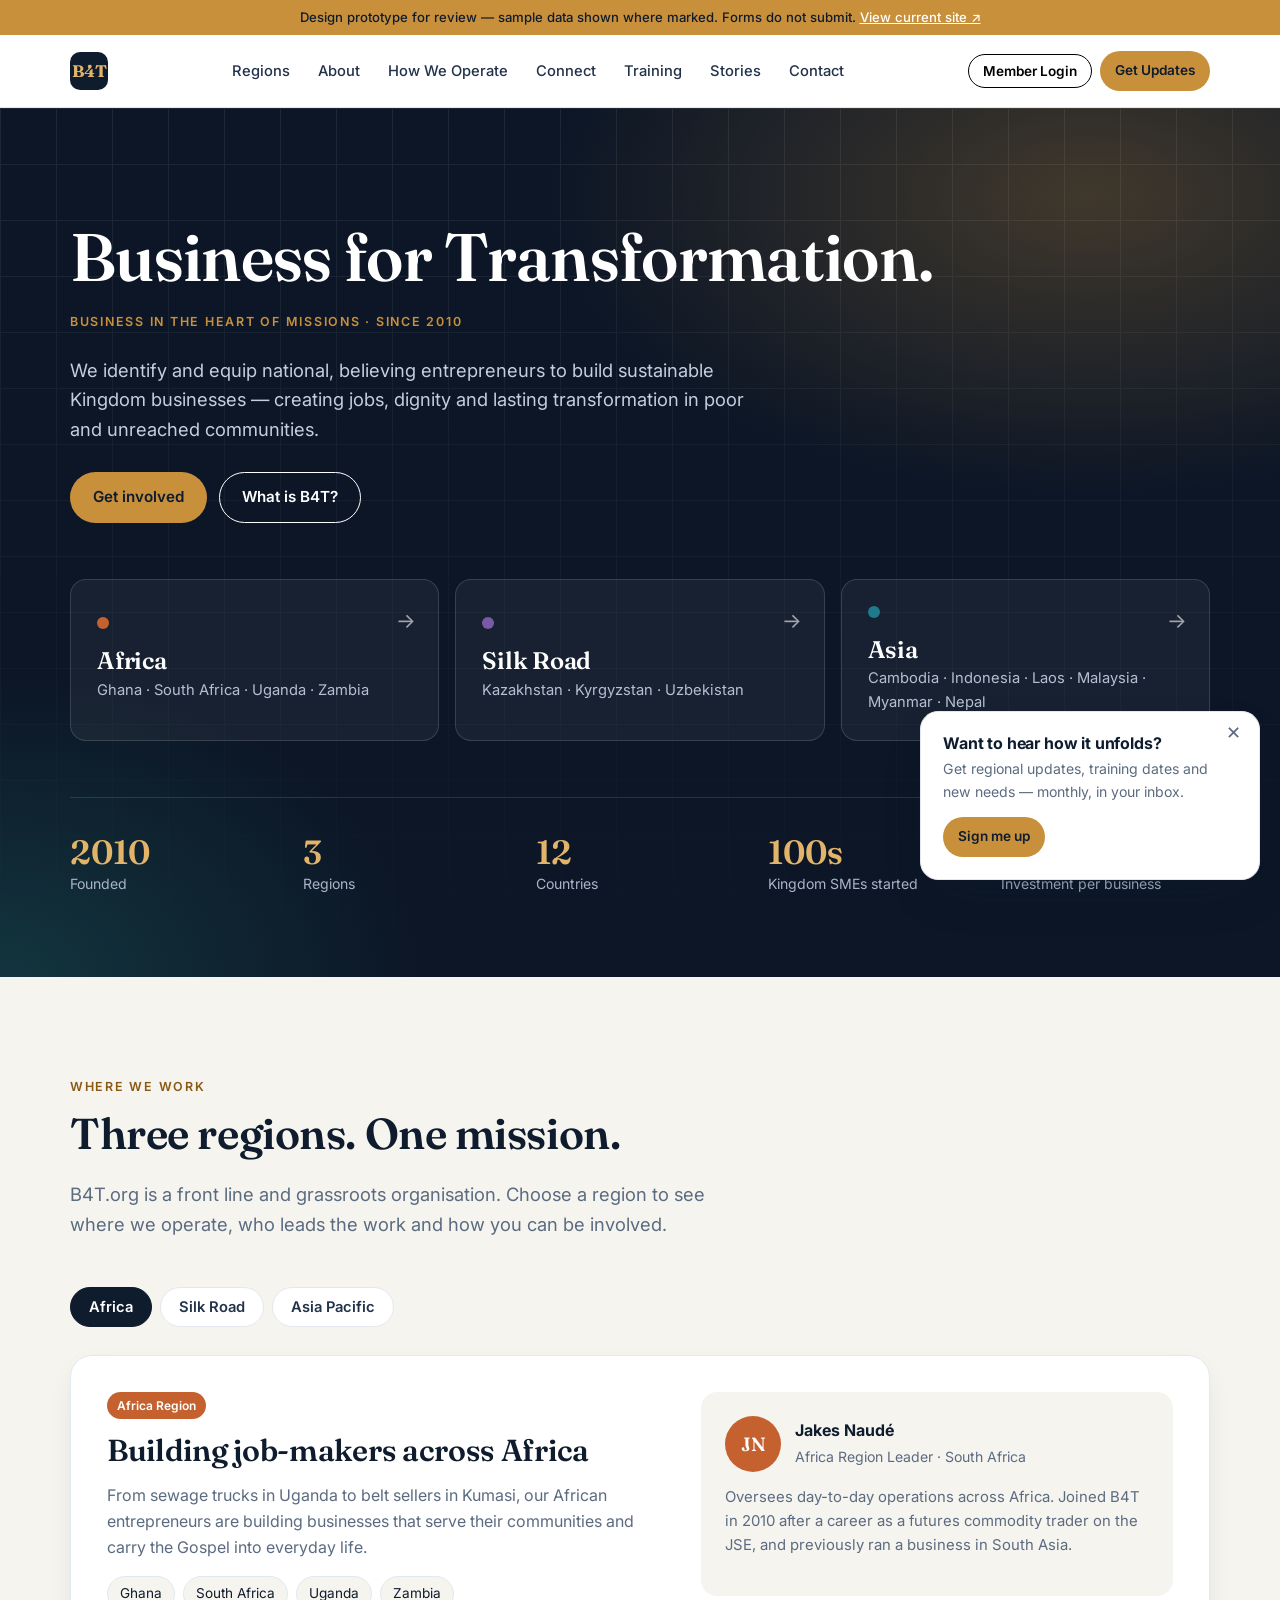
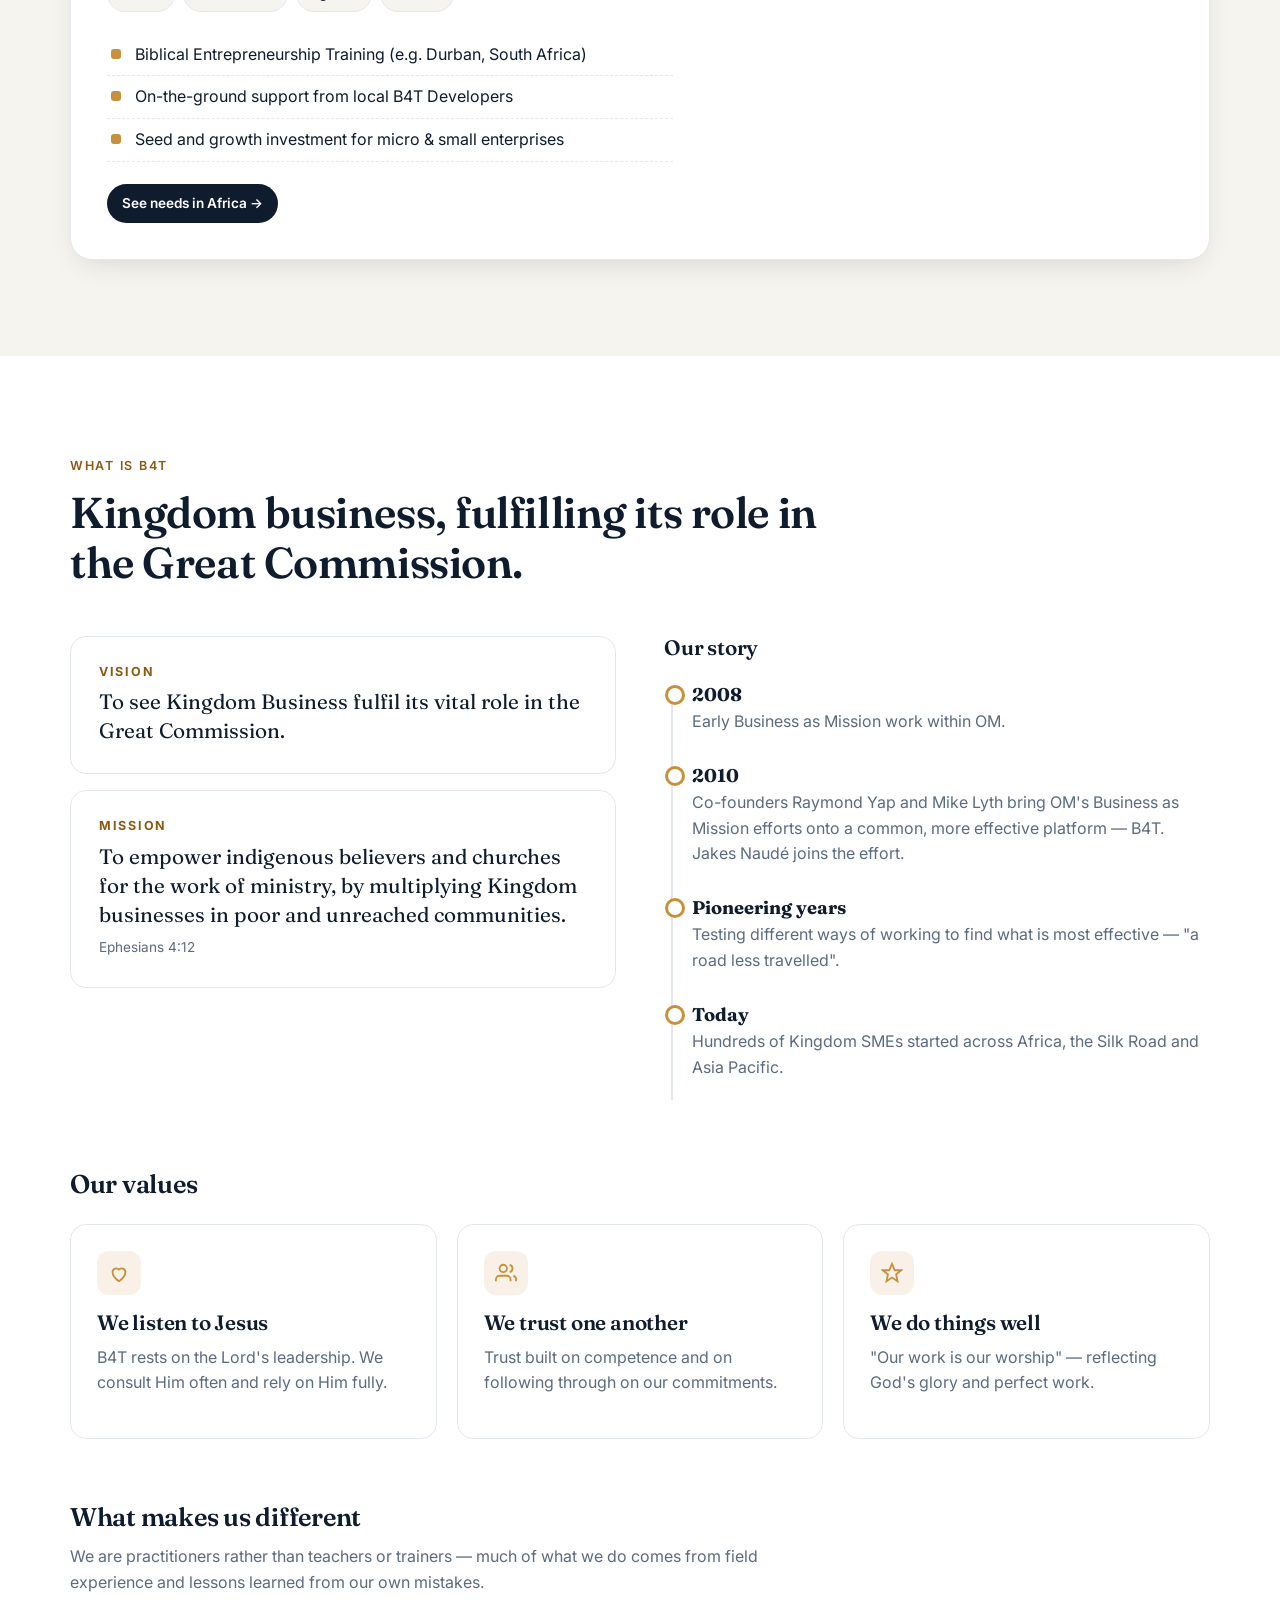
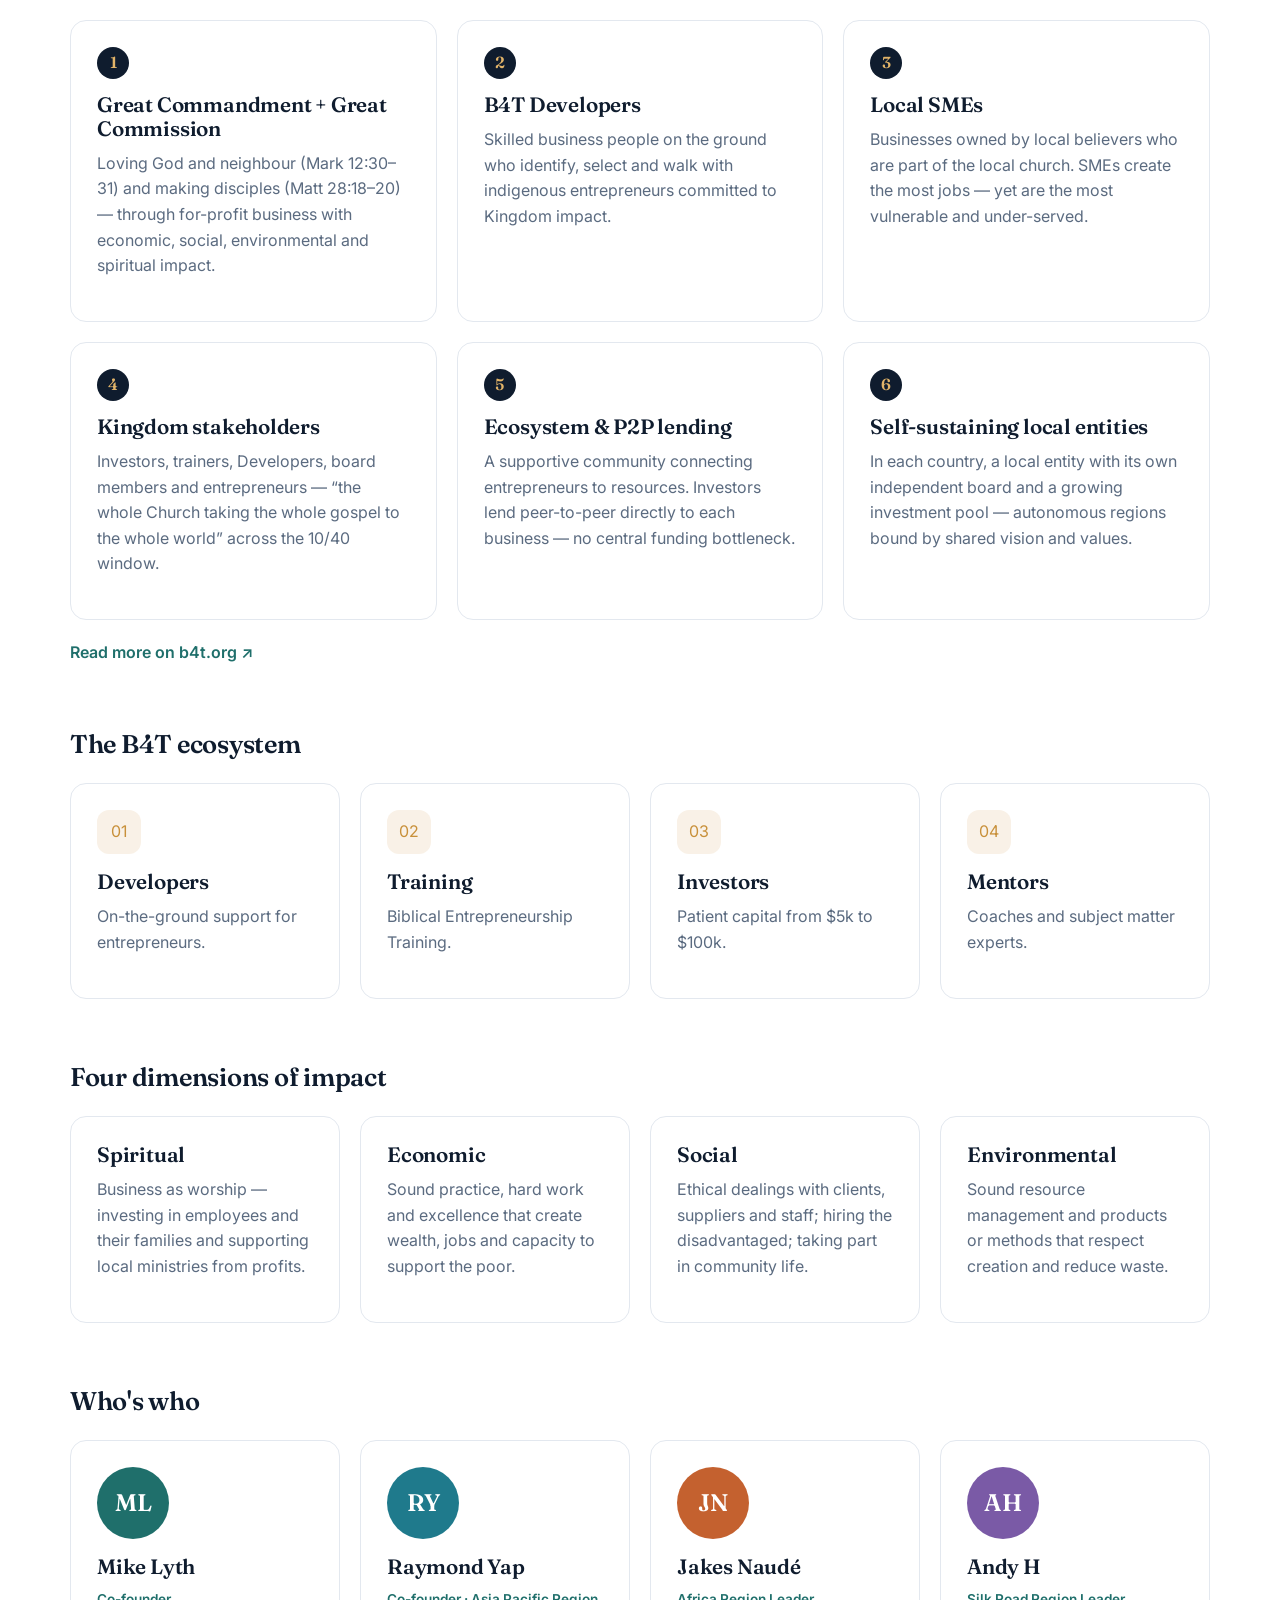
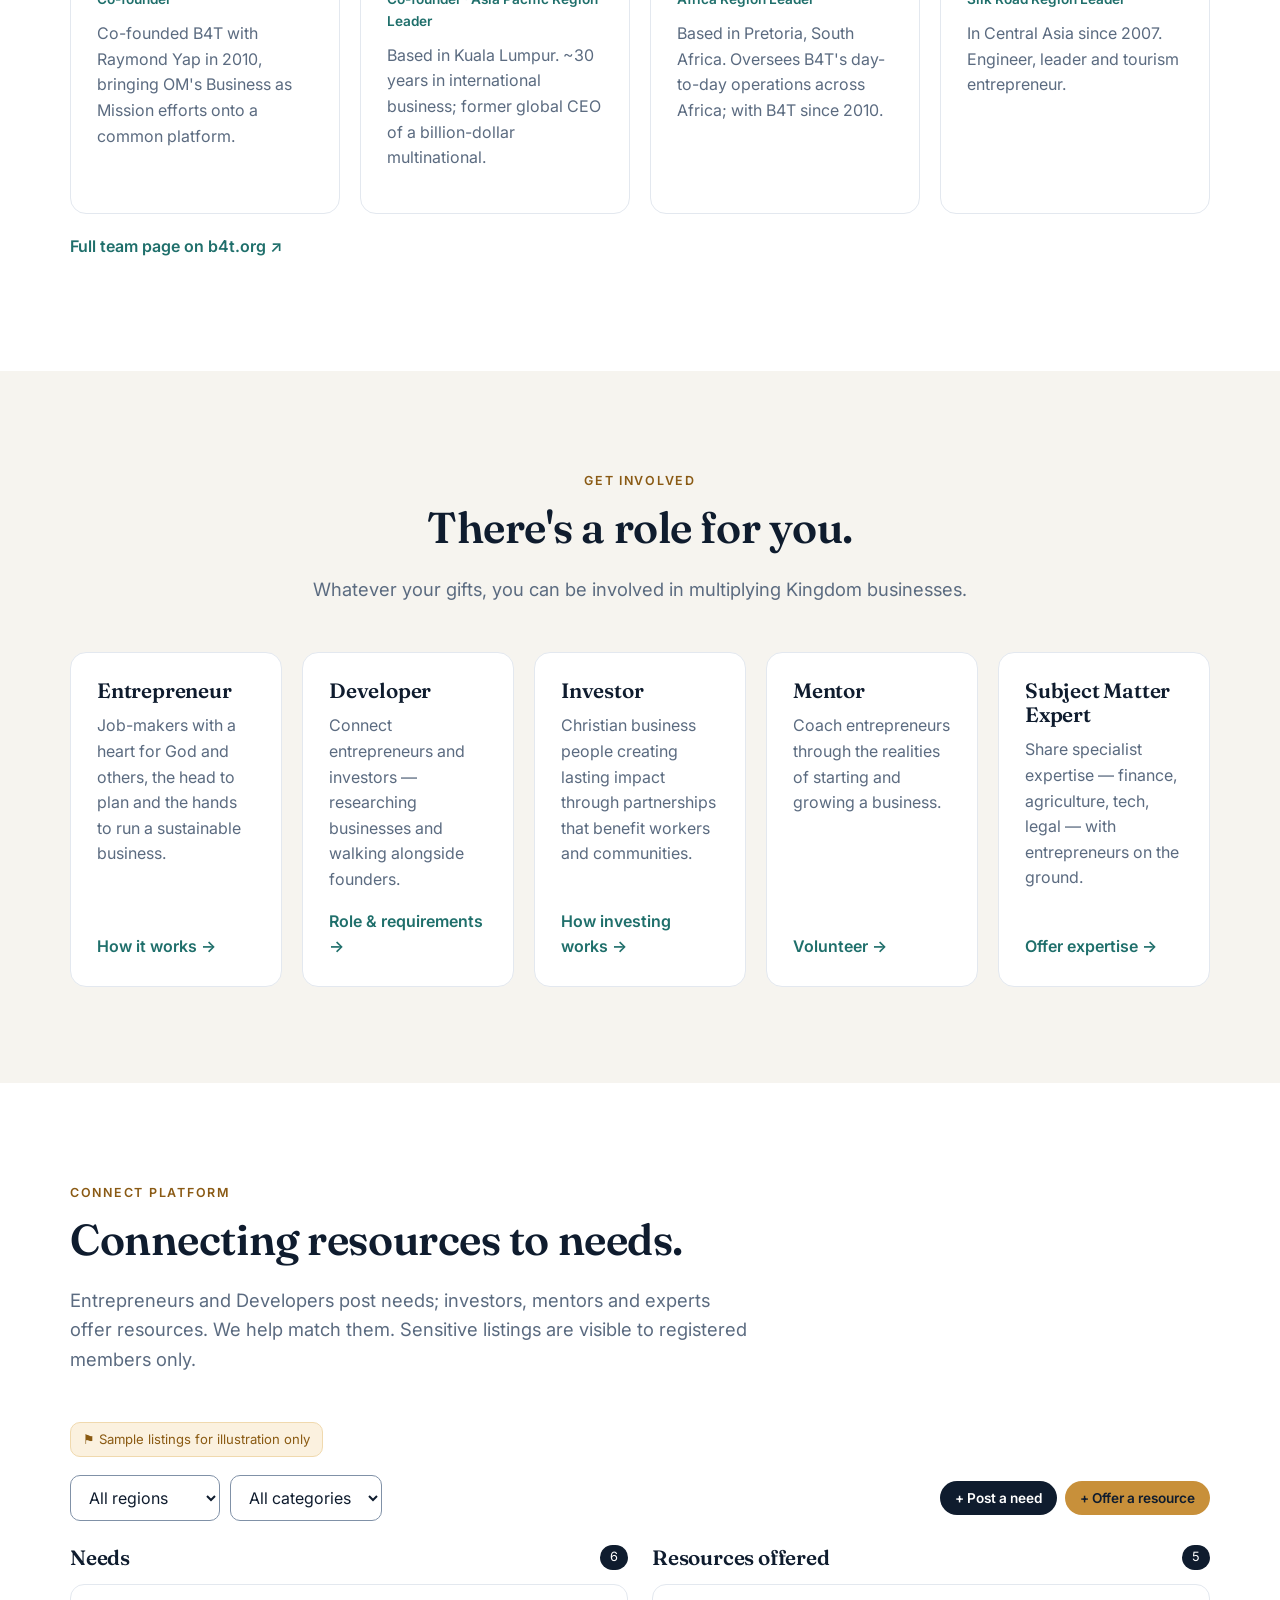
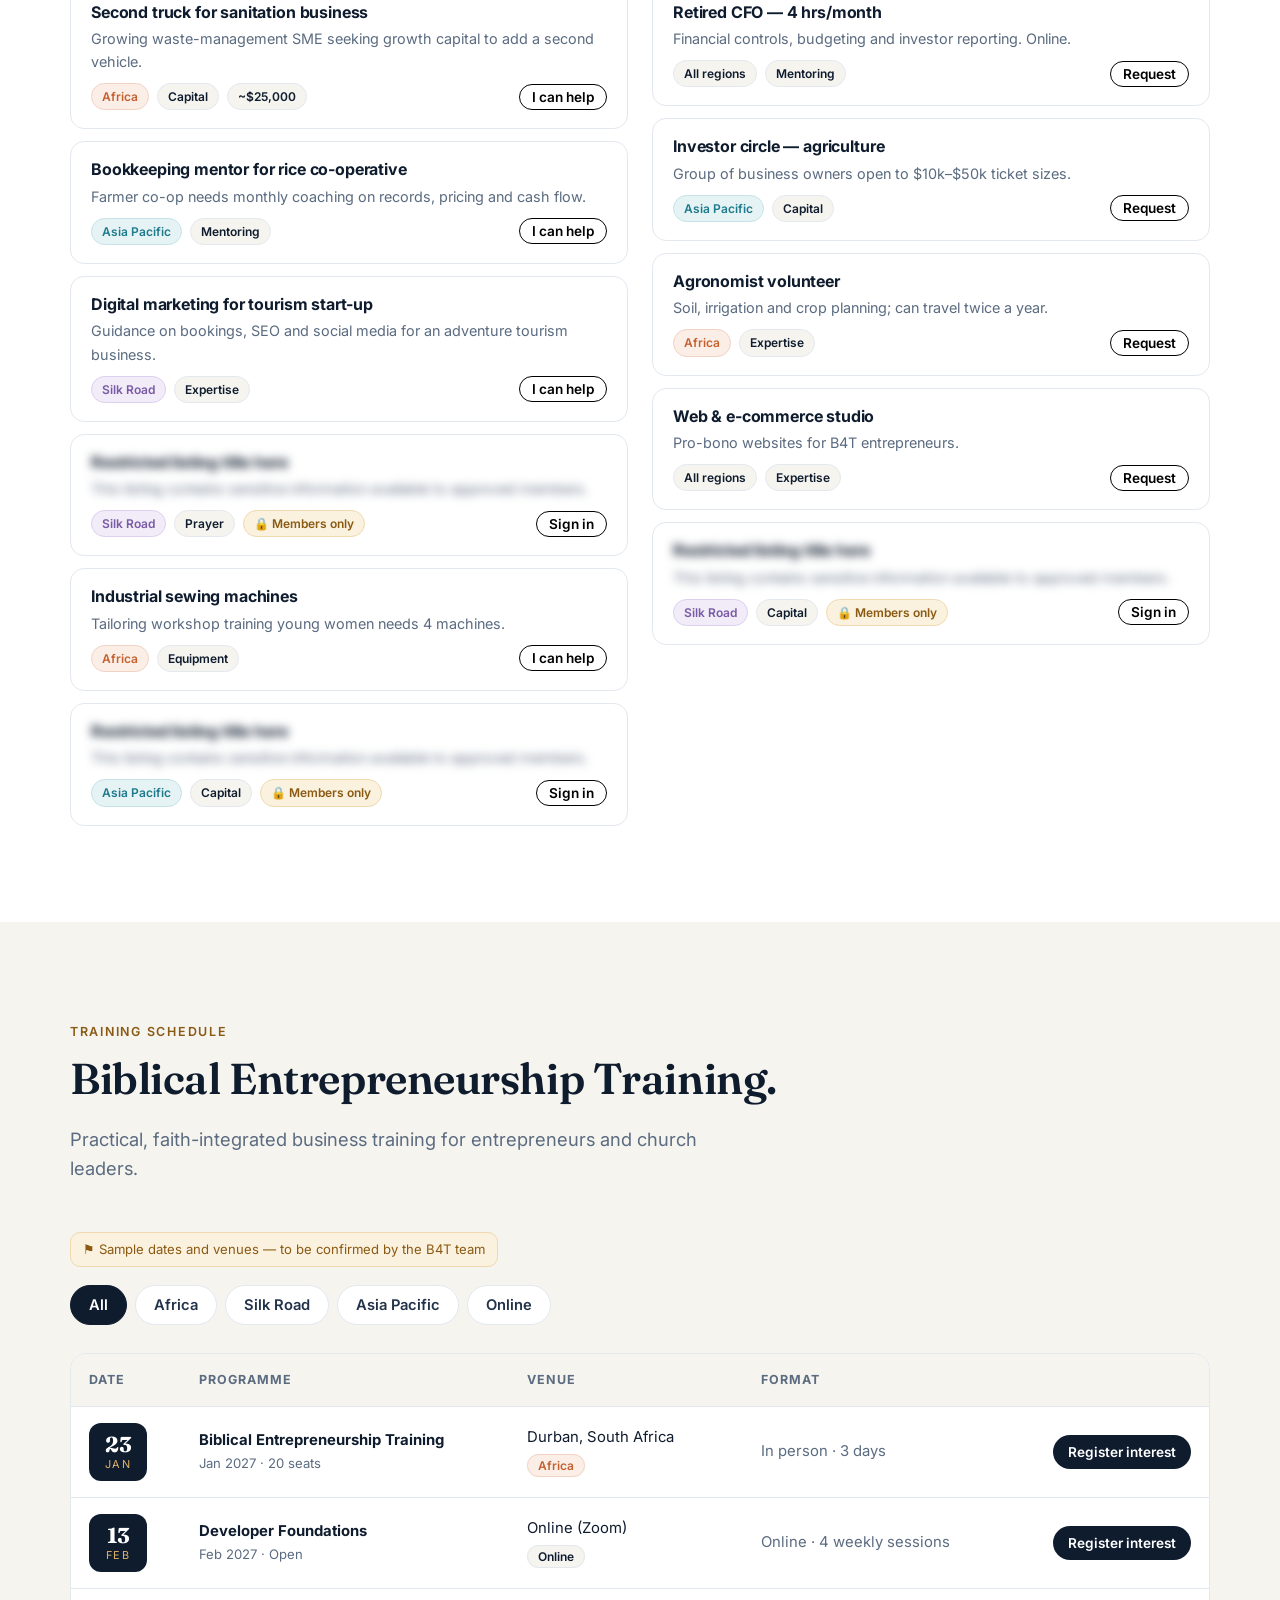
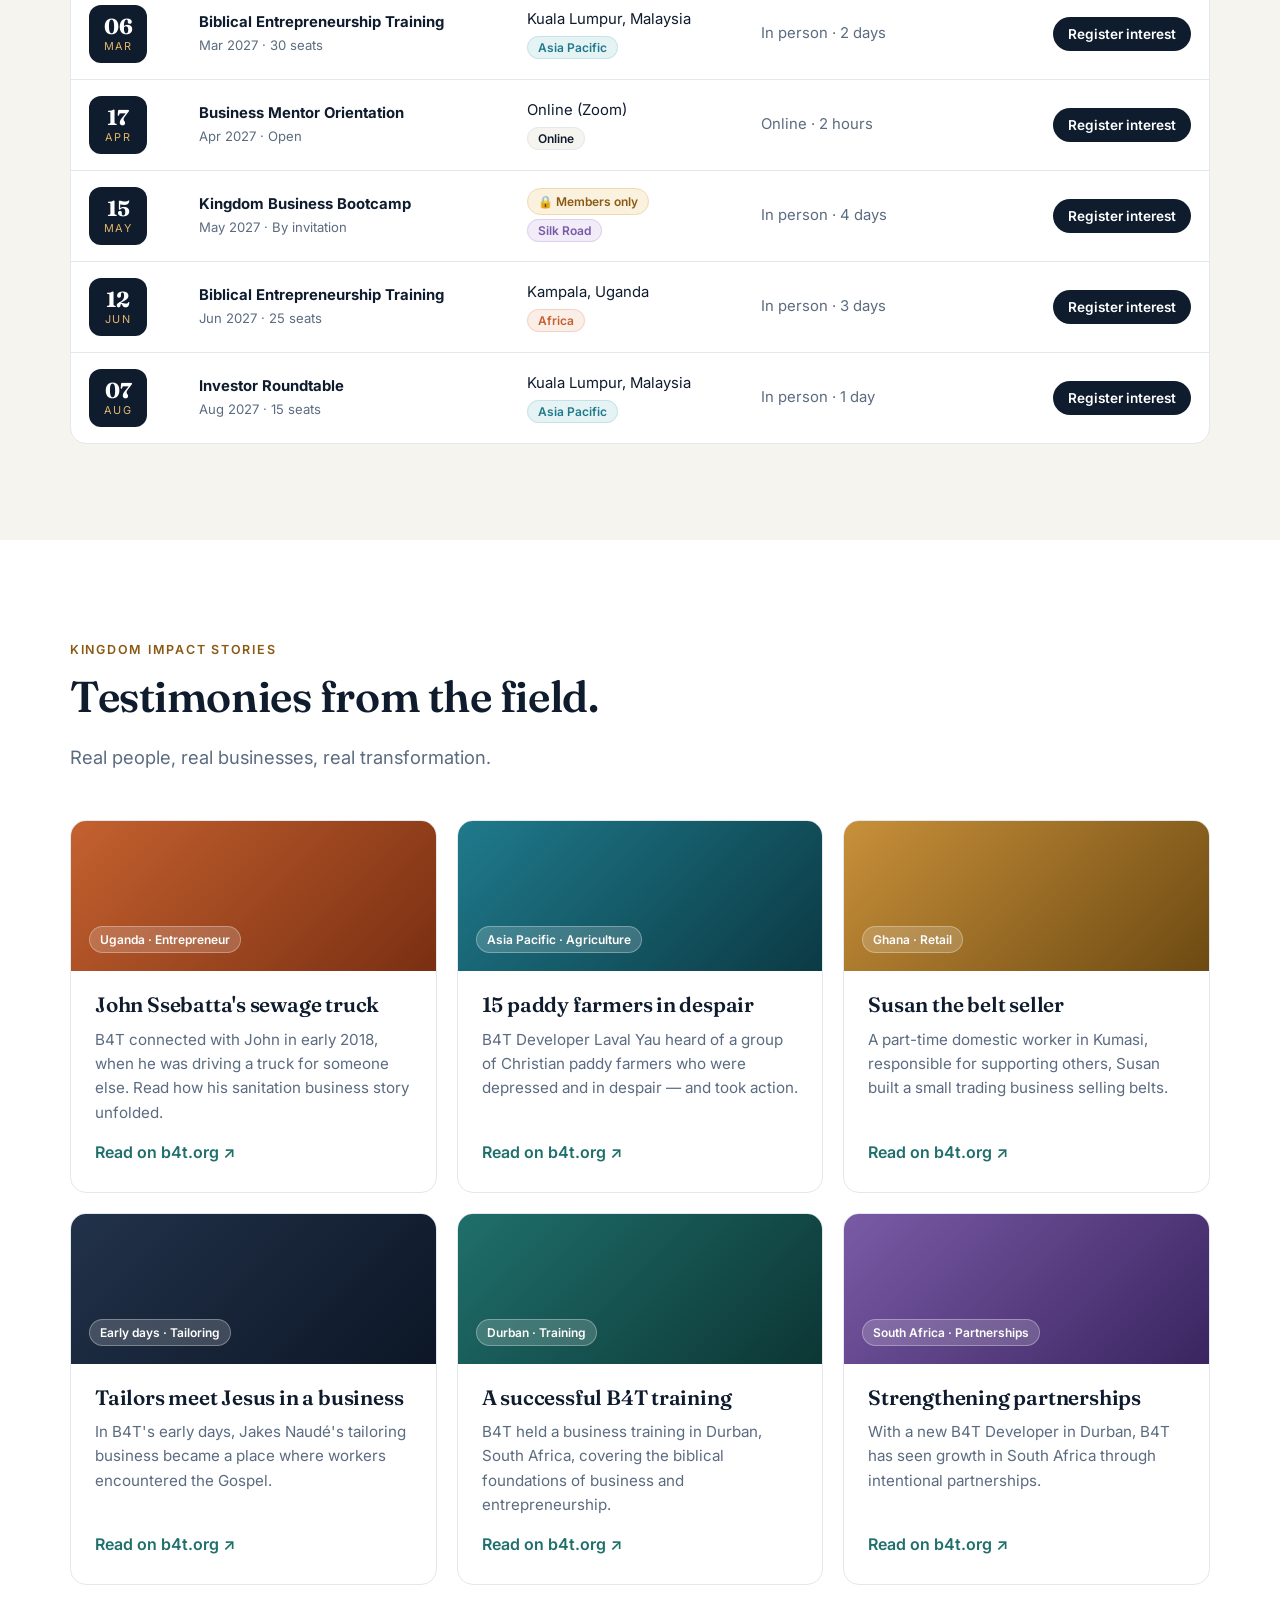
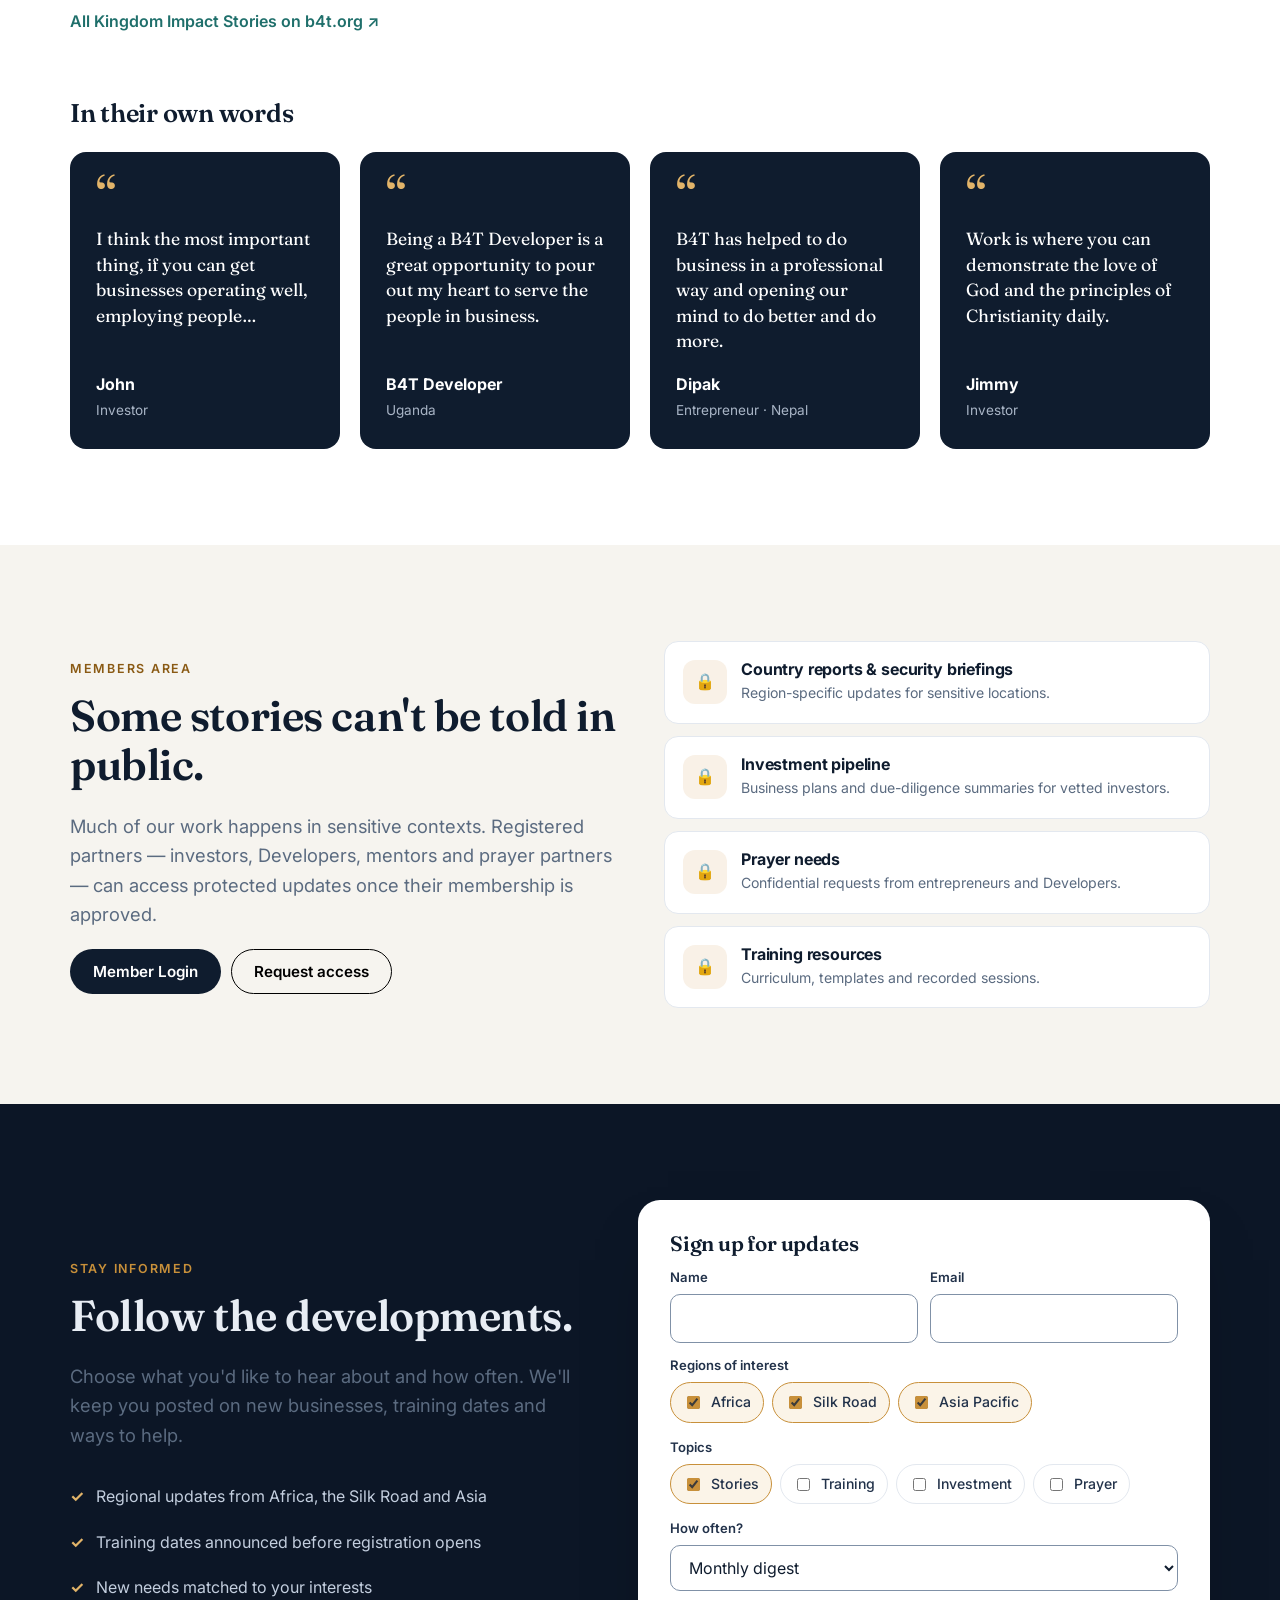
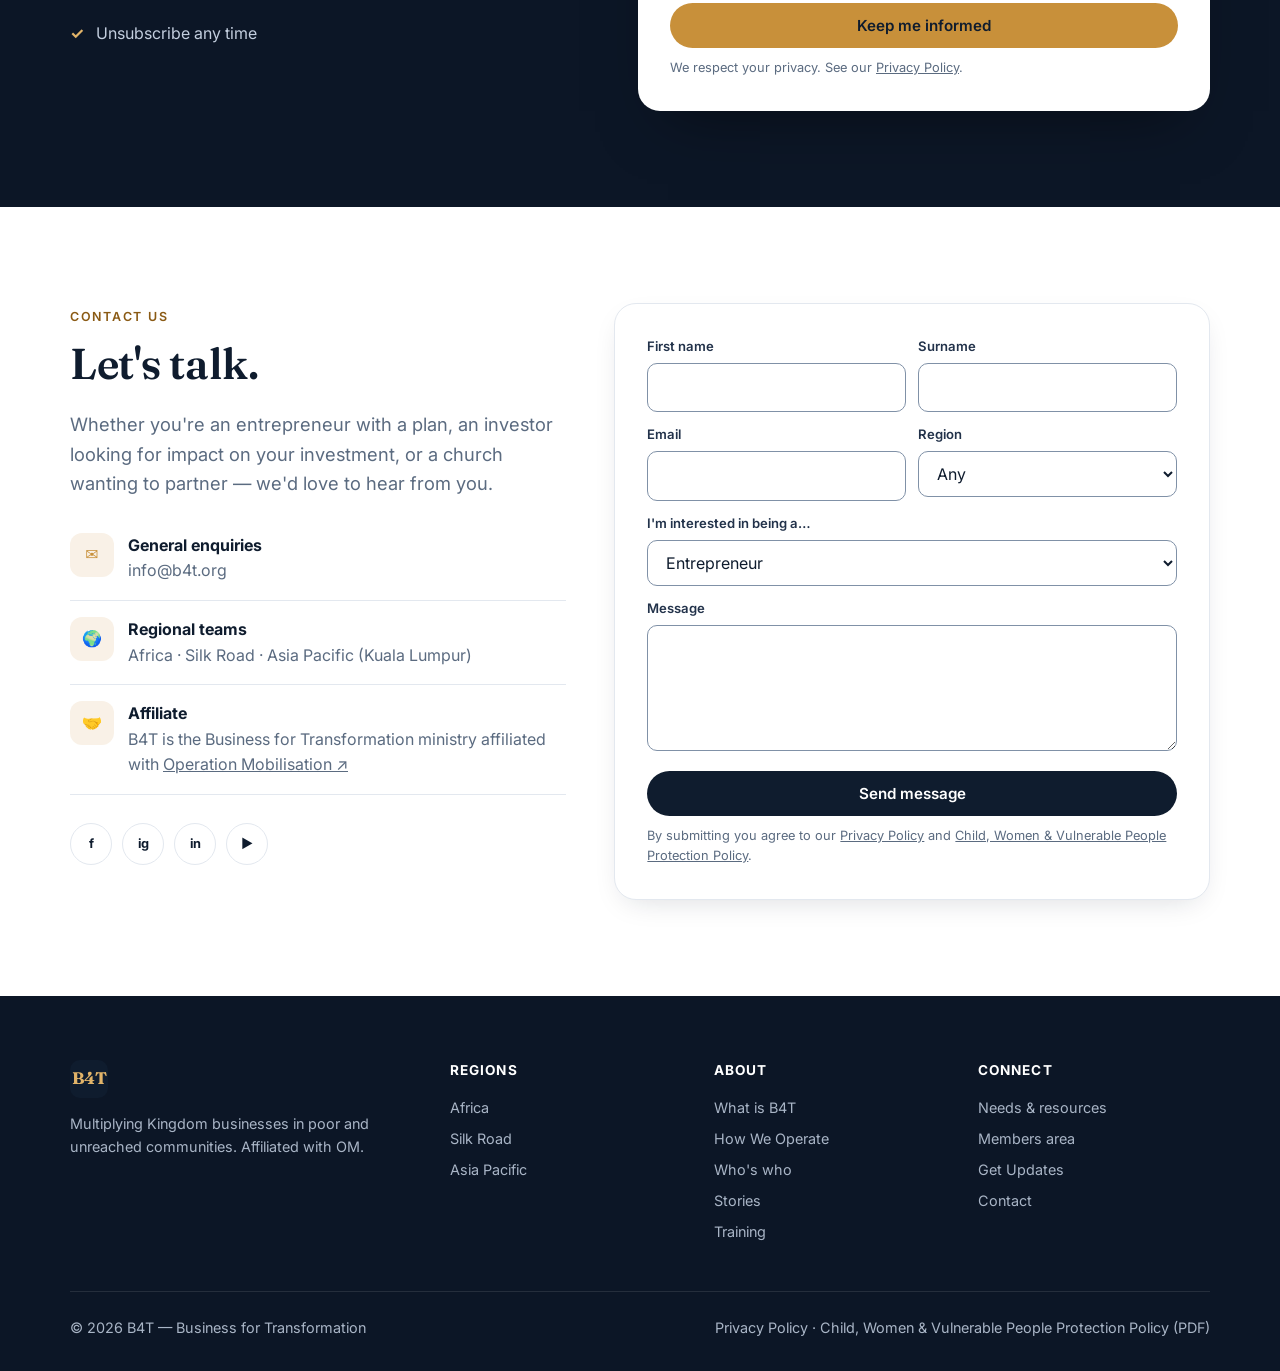
<file: index.html>
<!DOCTYPE html>
<html lang="en">
<head>
<meta charset="utf-8">
<meta name="viewport" content="width=device-width, initial-scale=1">
<title>B4T — Business for Transformation</title>
<meta name="description" content="B4T (Business for Transformation) multiplies Kingdom businesses in poor and unreached communities across Africa, the Silk Road and Asia Pacific.">
<link rel="preconnect" href="https://fonts.googleapis.com">
<link rel="preconnect" href="https://fonts.gstatic.com" crossorigin>
<link href="https://fonts.googleapis.com/css2?family=Fraunces:ital,opsz,wght@0,9..144,500;0,9..144,600;1,9..144,500&family=Inter:wght@400;500;600;700&display=swap" rel="stylesheet">
<link rel="stylesheet" href="styles.css">
<link rel="icon" href="data:image/svg+xml,<svg xmlns='http://www.w3.org/2000/svg' viewBox='0 0 64 64'><rect width='64' height='64' rx='14' fill='%230f1c2e'/><text x='32' y='42' font-size='26' text-anchor='middle' fill='%23e2b469' font-family='Georgia' font-weight='700'>B4T</text></svg>">
</head>
<body>
<a class="skip-link" href="#top">Skip to main content</a>

<div class="proto-banner">Design prototype for review — sample data shown where marked. Forms do not submit. <a href="https://b4t.org" target="_blank" rel="noopener">View current site ↗</a></div>

<header class="site-header">
  <div class="container nav">
    <a href="#top" class="brand" aria-label="B4T home">
      <span class="brand-mark">B4T</span>
    </a>
    <ul class="nav-links" id="navLinks">
      <li><a href="#regions">Regions</a></li>
      <li><a href="#about">About</a></li>
      <li><a href="how-we-operate.html">How We Operate</a></li>
      <li><a href="#connect">Connect</a></li>
      <li><a href="#training">Training</a></li>
      <li><a href="#stories">Stories</a></li>
      <li><a href="#contact">Contact</a></li>
    </ul>
    <div class="nav-actions">
      <button class="btn btn-ghost btn-sm guest-only" data-open="loginModal">Member Login</button>
      <button class="btn btn-ghost btn-sm" id="logoutBtn" style="display:none">Sign out</button>
      <a href="#updates" class="btn btn-primary btn-sm">Get Updates</a>
      <button class="menu-btn" id="menuBtn" aria-label="Open menu" aria-expanded="false">☰</button>
    </div>
  </div>
</header>

<main id="top">

<!-- HERO -->
<section class="hero">
  <div class="hero-grid-bg"></div>
  <div class="container">
    <h1>Business for Transformation.</h1>
    <span class="eyebrow hero-tagline">Business in the heart of missions · Since 2010</span>
    <p class="lead">We identify and equip national, believing entrepreneurs to build sustainable Kingdom businesses — creating jobs, dignity and lasting transformation in poor and unreached communities.</p>
    <div class="hero-ctas">
      <a href="#involved" class="btn btn-primary">Get involved</a>
      <a href="#about" class="btn btn-ghost">What is B4T?</a>
    </div>

    <div class="region-buttons" role="list">
      <button class="region-btn africa" data-region="africa" role="listitem">
        <span class="arrow">→</span><div class="dot"></div>
        <h3>Africa</h3><p>Ghana · South Africa · Uganda · Zambia</p>
      </button>
      <button class="region-btn silk" data-region="silk" role="listitem">
        <span class="arrow">→</span><div class="dot"></div>
        <h3>Silk Road</h3><p>Kazakhstan · Kyrgyzstan · Uzbekistan</p>
      </button>
      <button class="region-btn asia" data-region="asia" role="listitem">
        <span class="arrow">→</span><div class="dot"></div>
        <h3>Asia</h3><p>Cambodia · Indonesia · Laos · Malaysia · Myanmar · Nepal</p>
      </button>
    </div>

    <div class="stats">
      <div class="stat"><b>2010</b><span>Founded</span></div>
      <div class="stat"><b>3</b><span>Regions</span></div>
      <div class="stat"><b>12</b><span>Countries</span></div>
      <div class="stat"><b>100s</b><span>Kingdom SMEs started</span></div>
      <div class="stat"><b>$5k–100k</b><span>Investment per business</span></div>
    </div>
  </div>
</section>

<!-- REGIONS -->
<section class="section soft" id="regions">
  <div class="container">
    <div class="section-head">
      <span class="eyebrow">Where we work</span>
      <h2>Three regions. One mission.</h2>
      <p class="lead">B4T.org is a front line and grassroots organisation. Choose a region to see where we operate, who leads the work and how you can be involved.</p>
    </div>

    <div class="tabs" role="tablist">
      <button class="tab" role="tab" aria-selected="true" data-tab="africa">Africa</button>
      <button class="tab" role="tab" aria-selected="false" data-tab="silk">Silk Road</button>
      <button class="tab" role="tab" aria-selected="false" data-tab="asia">Asia Pacific</button>
    </div>

    <div class="region-panel" id="panel-africa" role="tabpanel">
      <div>
        <span class="tag" style="background:var(--africa)">Africa Region</span>
        <h3 style="font-size:1.9rem">Building job-makers across Africa</h3>
        <p class="muted">From sewage trucks in Uganda to belt sellers in Kumasi, our African entrepreneurs are building businesses that serve their communities and carry the Gospel into everyday life.</p>
        <div class="chips"><span class="chip">Ghana</span><span class="chip">South Africa</span><span class="chip">Uganda</span><span class="chip">Zambia</span></div>
        <ul class="region-focus">
          <li>Biblical Entrepreneurship Training (e.g. Durban, South Africa)</li>
          <li>On-the-ground support from local B4T Developers</li>
          <li>Seed and growth investment for micro &amp; small enterprises</li>
        </ul>
        <a href="#connect" class="btn btn-dark btn-sm" data-filter-region="africa">See needs in Africa →</a>
      </div>
      <div class="leader-card">
        <div class="leader"><div class="avatar" style="background:var(--africa)">JN</div><div><b>Jakes Naudé</b><br><span class="muted" style="font-size:.88rem">Africa Region Leader · South Africa</span></div></div>
        <p class="muted" style="font-size:.93rem">Oversees day-to-day operations across Africa. Joined B4T in 2010 after a career as a futures commodity trader on the JSE, and previously ran a business in South Asia.</p>
      </div>
    </div>

    <div class="region-panel" id="panel-silk" role="tabpanel" hidden>
      <div>
        <span class="tag" style="background:var(--silk)">Silk Road Region</span>
        <h3 style="font-size:1.9rem">Enterprise along the ancient trade routes</h3>
        <p class="muted">In Central Asia, Kingdom businesses open doors where traditional mission cannot. Some of this region's work is sensitive — detailed updates are shared with registered members only.</p>
        <div class="chips"><span class="chip">Kazakhstan</span><span class="chip">Kyrgyzstan</span><span class="chip">Uzbekistan</span></div>
        <ul class="region-focus">
          <li>Tourism, media and service businesses</li>
          <li>Mentoring of national entrepreneurs</li>
          <li><span class="lock-badge">🔒 Members only</span> Country-level reports &amp; prayer needs</li>
        </ul>
        <a href="#connect" class="btn btn-dark btn-sm" data-filter-region="silk">See needs on the Silk Road →</a>
      </div>
      <div class="leader-card">
        <div class="leader"><div class="avatar" style="background:var(--silk)">AH</div><div><b>Andy H</b><br><span class="muted" style="font-size:.88rem">Silk Road Region Leader · Central Asia</span></div></div>
        <p class="muted" style="font-size:.93rem">Living and working in Central Asia since 2007. Electrical engineer (BSc Hons) with an MA in Leadership; formerly with London start-ups and Hewlett Packard. Runs an adventure tourism company.</p>
      </div>
    </div>

    <div class="region-panel" id="panel-asia" role="tabpanel" hidden>
      <div>
        <span class="tag" style="background:var(--asia)">Asia Pacific Region</span>
        <h3 style="font-size:1.9rem">Transforming communities across Asia</h3>
        <p class="muted">From paddy farmers to small manufacturers, Asia Pacific entrepreneurs are building sustainable businesses with Kingdom values at the core.</p>
        <div class="chips"><span class="chip">Cambodia</span><span class="chip">Indonesia</span><span class="chip">Laos</span><span class="chip">Malaysia</span><span class="chip">Myanmar</span><span class="chip">Nepal</span></div>
        <ul class="region-focus">
          <li>Agriculture and food-security enterprises</li>
          <li>Business coaching and mentoring</li>
          <li>Investor partnerships from across the region</li>
        </ul>
        <a href="#connect" class="btn btn-dark btn-sm" data-filter-region="asia">See needs in Asia →</a>
      </div>
      <div class="leader-card">
        <div class="leader"><div class="avatar" style="background:var(--asia)">RY</div><div><b>Raymond Yap</b><br><span class="muted" style="font-size:.88rem">Co-founder &amp; Asia Pacific Leader · Kuala Lumpur</span></div></div>
        <p class="muted" style="font-size:.93rem">30 years of international business experience, including as global CEO of a billion-dollar multinational before taking early retirement to co-found B4T.org.</p>
      </div>
    </div>
  </div>
</section>

<!-- ABOUT -->
<section class="section" id="about">
  <div class="container">
    <div class="section-head">
      <span class="eyebrow">What is B4T</span>
      <h2>Kingdom business, fulfilling its role in the Great Commission.</h2>
    </div>
    <div class="about-grid">
      <div>
        <div class="vm-card"><h4>Vision</h4><p>To see Kingdom Business fulfil its vital role in the Great Commission.</p></div>
        <div class="vm-card"><h4>Mission</h4><p>To empower indigenous believers and churches for the work of ministry, by multiplying Kingdom businesses in poor and unreached communities.</p><cite>Ephesians 4:12</cite></div>
      </div>
      <div>
        <h3 style="margin-bottom:20px">Our story</h3>
        <ol class="timeline">
          <li><b>2008</b><span class="muted">Early Business as Mission work within OM.</span></li>
          <li><b>2010</b><span class="muted">Co-founders Raymond Yap and Mike Lyth bring OM's Business as Mission efforts onto a common, more effective platform — B4T. Jakes Naudé joins the effort.</span></li>
          <li><b>Pioneering years</b><span class="muted">Testing different ways of working to find what is most effective — "a road less travelled".</span></li>
          <li><b>Today</b><span class="muted">Hundreds of Kingdom SMEs started across Africa, the Silk Road and Asia Pacific.</span></li>
        </ol>
      </div>
    </div>

    <h3 class="subhead">Our values</h3>
    <div class="grid-3">
      <div class="card"><div class="icon"><svg viewBox="0 0 24 24" fill="none" stroke="currentColor" stroke-width="2"><path d="M12 21s-7-4.5-7-10a4 4 0 0 1 7-2.6A4 4 0 0 1 19 11c0 5.5-7 10-7 10z"/></svg></div><h3>We listen to Jesus</h3><p class="muted">B4T rests on the Lord's leadership. We consult Him often and rely on Him fully.</p></div>
      <div class="card"><div class="icon"><svg viewBox="0 0 24 24" fill="none" stroke="currentColor" stroke-width="2"><path d="M17 21v-2a4 4 0 0 0-4-4H5a4 4 0 0 0-4 4v2"/><circle cx="9" cy="7" r="4"/><path d="M23 21v-2a4 4 0 0 0-3-3.9M16 3.1a4 4 0 0 1 0 7.8"/></svg></div><h3>We trust one another</h3><p class="muted">Trust built on competence and on following through on our commitments.</p></div>
      <div class="card"><div class="icon"><svg viewBox="0 0 24 24" fill="none" stroke="currentColor" stroke-width="2"><path d="M12 2l3 7h7l-5.5 4.5L18 21l-6-4-6 4 1.5-7.5L2 9h7z"/></svg></div><h3>We do things well</h3><p class="muted">"Our work is our worship" — reflecting God's glory and perfect work.</p></div>
    </div>

    <h3 class="subhead">What makes us different</h3>
    <p class="muted" style="max-width:720px;margin-top:-12px;margin-bottom:24px">We are practitioners rather than teachers or trainers — much of what we do comes from field experience and lessons learned from our own mistakes.</p>
    <div class="grid-3 diff-grid">
      <div class="card"><span class="num">1</span><h3>Great Commandment + Great Commission</h3><p class="muted">Loving God and neighbour (Mark 12:30–31) and making disciples (Matt 28:18–20) — through for-profit business with economic, social, environmental and spiritual impact.</p></div>
      <div class="card"><span class="num">2</span><h3>B4T Developers</h3><p class="muted">Skilled business people on the ground who identify, select and walk with indigenous entrepreneurs committed to Kingdom impact.</p></div>
      <div class="card"><span class="num">3</span><h3>Local SMEs</h3><p class="muted">Businesses owned by local believers who are part of the local church. SMEs create the most jobs — yet are the most vulnerable and under-served.</p></div>
      <div class="card"><span class="num">4</span><h3>Kingdom stakeholders</h3><p class="muted">Investors, trainers, Developers, board members and entrepreneurs — “the whole Church taking the whole gospel to the whole world” across the 10/40 window.</p></div>
      <div class="card"><span class="num">5</span><h3>Ecosystem &amp; P2P lending</h3><p class="muted">A supportive community connecting entrepreneurs to resources. Investors lend peer-to-peer directly to each business — no central funding bottleneck.</p></div>
      <div class="card"><span class="num">6</span><h3>Self-sustaining local entities</h3><p class="muted">In each country, a local entity with its own independent board and a growing investment pool — autonomous regions bound by shared vision and values.</p></div>
    </div>
    <p style="margin-top:20px"><a class="text-link" href="https://b4t.org/what-makes-us-different/" target="_blank" rel="noopener">Read more on b4t.org <span aria-hidden="true">↗</span></a></p>

    <h3 class="subhead">The B4T ecosystem</h3>
    <div class="grid-4">
      <div class="card"><div class="icon">01</div><h3>Developers</h3><p class="muted">On-the-ground support for entrepreneurs.</p></div>
      <div class="card"><div class="icon">02</div><h3>Training</h3><p class="muted">Biblical Entrepreneurship Training.</p></div>
      <div class="card"><div class="icon">03</div><h3>Investors</h3><p class="muted">Patient capital from $5k to $100k.</p></div>
      <div class="card"><div class="icon">04</div><h3>Mentors</h3><p class="muted">Coaches and subject matter experts.</p></div>
    </div>

    <h3 class="subhead">Four dimensions of impact</h3>
    <div class="grid-4">
      <div class="card"><h3>Spiritual</h3><p class="muted">Business as worship — investing in employees and their families and supporting local ministries from profits.</p></div>
      <div class="card"><h3>Economic</h3><p class="muted">Sound practice, hard work and excellence that create wealth, jobs and capacity to support the poor.</p></div>
      <div class="card"><h3>Social</h3><p class="muted">Ethical dealings with clients, suppliers and staff; hiring the disadvantaged; taking part in community life.</p></div>
      <div class="card"><h3>Environmental</h3><p class="muted">Sound resource management and products or methods that respect creation and reduce waste.</p></div>
    </div>

    <h3 class="subhead" id="team">Who's who</h3>
    <div class="grid-4 team-grid">
      <div class="card team-card"><div class="avatar" style="background:var(--teal)">ML</div><h3>Mike Lyth</h3><div class="role">Co-founder</div><p class="muted">Co-founded B4T with Raymond Yap in 2010, bringing OM's Business as Mission efforts onto a common platform.</p></div>
      <div class="card team-card"><div class="avatar" style="background:var(--asia)">RY</div><h3>Raymond Yap</h3><div class="role">Co-founder · Asia Pacific Region Leader</div><p class="muted">Based in Kuala Lumpur. ~30 years in international business; former global CEO of a billion-dollar multinational.</p></div>
      <div class="card team-card"><div class="avatar" style="background:var(--africa)">JN</div><h3>Jakes Naudé</h3><div class="role">Africa Region Leader</div><p class="muted">Based in Pretoria, South Africa. Oversees B4T's day-to-day operations across Africa; with B4T since 2010.</p></div>
      <div class="card team-card"><div class="avatar" style="background:var(--silk)">AH</div><h3>Andy H</h3><div class="role">Silk Road Region Leader</div><p class="muted">In Central Asia since 2007. Engineer, leader and tourism entrepreneur.</p></div>
    </div>
    <p style="margin-top:20px"><a class="text-link" href="https://b4t.org/our-team/" target="_blank" rel="noopener">Full team page on b4t.org <span aria-hidden="true">↗</span></a></p>
  </div>
</section>

<!-- GET INVOLVED -->
<section class="section soft" id="involved">
  <div class="container">
    <div class="section-head center">
      <span class="eyebrow">Get involved</span>
      <h2>There's a role for you.</h2>
      <p class="lead">Whatever your gifts, you can be involved in multiplying Kingdom businesses.</p>
    </div>
    <div class="grid-4" style="grid-template-columns:repeat(auto-fit,minmax(210px,1fr))">
      <div class="card role-card"><h3>Entrepreneur</h3><p class="muted">Job-makers with a heart for God and others, the head to plan and the hands to run a sustainable business.</p><a href="how-we-operate.html#entrepreneur">How it works →</a></div>
      <div class="card role-card"><h3>Developer</h3><p class="muted">Connect entrepreneurs and investors — researching businesses and walking alongside founders.</p><a href="how-we-operate.html#developer">Role &amp; requirements →</a></div>
      <div class="card role-card"><h3>Investor</h3><p class="muted">Christian business people creating lasting impact through partnerships that benefit workers and communities.</p><a href="how-we-operate.html#investor">How investing works →</a></div>
      <div class="card role-card"><h3>Mentor</h3><p class="muted">Coach entrepreneurs through the realities of starting and growing a business.</p><a href="#contact" data-role="Business Mentor">Volunteer →</a></div>
      <div class="card role-card"><h3>Subject Matter Expert</h3><p class="muted">Share specialist expertise — finance, agriculture, tech, legal — with entrepreneurs on the ground.</p><a href="#connect">Offer expertise →</a></div>
    </div>
  </div>
</section>

<!-- CONNECT PLATFORM -->
<section class="section" id="connect">
  <div class="container">
    <div class="section-head">
      <span class="eyebrow">Connect platform</span>
      <h2>Connecting resources to needs.</h2>
      <p class="lead">Entrepreneurs and Developers post needs; investors, mentors and experts offer resources. We help match them. Sensitive listings are visible to registered members only.</p>
    </div>

    <div class="sample-note">⚑ Sample listings for illustration only</div>

    <div class="connect-bar">
      <div class="filters">
        <select id="fRegion" aria-label="Filter by region">
          <option value="all">All regions</option><option value="africa">Africa</option><option value="silk">Silk Road</option><option value="asia">Asia Pacific</option>
        </select>
        <select id="fType" aria-label="Filter by category">
          <option value="all">All categories</option><option value="Capital">Capital</option><option value="Mentoring">Mentoring</option><option value="Expertise">Expertise</option><option value="Equipment">Equipment</option><option value="Prayer">Prayer</option>
        </select>
      </div>
      <div style="display:flex;gap:8px;flex-wrap:wrap">
        <button class="btn btn-dark btn-sm" data-open="postModal" data-kind="need">+ Post a need</button>
        <button class="btn btn-primary btn-sm" data-open="postModal" data-kind="resource">+ Offer a resource</button>
      </div>
    </div>

    <div class="connect-cols">
      <div><div class="col-head"><h3>Needs</h3><span class="count" id="needCount">0</span></div><div class="list" id="needList"></div></div>
      <div><div class="col-head"><h3>Resources offered</h3><span class="count" id="resCount">0</span></div><div class="list" id="resList"></div></div>
    </div>
  </div>
</section>

<!-- TRAINING -->
<section class="section soft" id="training">
  <div class="container">
    <div class="section-head">
      <span class="eyebrow">Training schedule</span>
      <h2>Biblical Entrepreneurship Training.</h2>
      <p class="lead">Practical, faith-integrated business training for entrepreneurs and church leaders.</p>
    </div>
    <div class="sample-note">⚑ Sample dates and venues — to be confirmed by the B4T team</div>
    <div class="tabs" id="trainingFilter">
      <button class="tab" aria-selected="true" data-t="all">All</button>
      <button class="tab" aria-selected="false" data-t="africa">Africa</button>
      <button class="tab" aria-selected="false" data-t="silk">Silk Road</button>
      <button class="tab" aria-selected="false" data-t="asia">Asia Pacific</button>
      <button class="tab" aria-selected="false" data-t="online">Online</button>
    </div>
    <table class="training-table">
      <thead><tr><th>Date</th><th>Programme</th><th>Venue</th><th>Format</th><th></th></tr></thead>
      <tbody id="trainingBody"></tbody>
    </table>
  </div>
</section>

<!-- STORIES -->
<section class="section" id="stories">
  <div class="container">
    <div class="section-head">
      <span class="eyebrow">Kingdom impact stories</span>
      <h2>Testimonies from the field.</h2>
      <p class="lead">Real people, real businesses, real transformation.</p>
    </div>
    <div class="grid-3">
      <article class="story">
        <div class="story-visual" style="background:linear-gradient(135deg,#c4612f,#7a2f12)"><span class="pill">Uganda · Entrepreneur</span></div>
        <div class="story-body"><h3>John Ssebatta's sewage truck</h3><p>B4T connected with John in early 2018, when he was driving a truck for someone else. Read how his sanitation business story unfolded.</p><a href="https://b4t.org/kingdom-impact-stories/" target="_blank" rel="noopener">Read on b4t.org <span aria-hidden="true">↗</span></a></div>
      </article>
      <article class="story">
        <div class="story-visual" style="background:linear-gradient(135deg,#1f7a8c,#0b3a44)"><span class="pill">Asia Pacific · Agriculture</span></div>
        <div class="story-body"><h3>15 paddy farmers in despair</h3><p>B4T Developer Laval Yau heard of a group of Christian paddy farmers who were depressed and in despair — and took action.</p><a href="https://b4t.org/kingdom-impact-stories/" target="_blank" rel="noopener">Read on b4t.org <span aria-hidden="true">↗</span></a></div>
      </article>
      <article class="story">
        <div class="story-visual" style="background:linear-gradient(135deg,#c8903a,#6d4a12)"><span class="pill">Ghana · Retail</span></div>
        <div class="story-body"><h3>Susan the belt seller</h3><p>A part-time domestic worker in Kumasi, responsible for supporting others, Susan built a small trading business selling belts.</p><a href="https://b4t.org/kingdom-impact-stories/" target="_blank" rel="noopener">Read on b4t.org <span aria-hidden="true">↗</span></a></div>
      </article>
      <article class="story">
        <div class="story-visual" style="background:linear-gradient(135deg,#22324a,#0c1626)"><span class="pill">Early days · Tailoring</span></div>
        <div class="story-body"><h3>Tailors meet Jesus in a business</h3><p>In B4T's early days, Jakes Naudé's tailoring business became a place where workers encountered the Gospel.</p><a href="https://b4t.org/kingdom-impact-stories/" target="_blank" rel="noopener">Read on b4t.org <span aria-hidden="true">↗</span></a></div>
      </article>
      <article class="story">
        <div class="story-visual" style="background:linear-gradient(135deg,#1f6f6b,#0c3634)"><span class="pill">Durban · Training</span></div>
        <div class="story-body"><h3>A successful B4T training</h3><p>B4T held a business training in Durban, South Africa, covering the biblical foundations of business and entrepreneurship.</p><a href="https://b4t.org/kingdom-impact-stories/" target="_blank" rel="noopener">Read on b4t.org <span aria-hidden="true">↗</span></a></div>
      </article>
      <article class="story">
        <div class="story-visual" style="background:linear-gradient(135deg,#7a5aa6,#3a2560)"><span class="pill">South Africa · Partnerships</span></div>
        <div class="story-body"><h3>Strengthening partnerships</h3><p>With a new B4T Developer in Durban, B4T has seen growth in South Africa through intentional partnerships.</p><a href="https://b4t.org/kingdom-impact-stories/" target="_blank" rel="noopener">Read on b4t.org <span aria-hidden="true">↗</span></a></div>
      </article>
    </div>
    <p style="margin-top:24px"><a class="text-link" href="https://b4t.org/kingdom-impact-stories/" target="_blank" rel="noopener">All Kingdom Impact Stories on b4t.org <span aria-hidden="true">↗</span></a></p>

    <h3 class="subhead">In their own words</h3>
    <div class="quote-grid">
      <figure class="quote-card"><span class="qmark">“</span><blockquote>I think the most important thing, if you can get businesses operating well, employing people…</blockquote><figcaption><b>John</b><span>Investor</span></figcaption></figure>
      <figure class="quote-card"><span class="qmark">“</span><blockquote>Being a B4T Developer is a great opportunity to pour out my heart to serve the people in business.</blockquote><figcaption><b>B4T Developer</b><span>Uganda</span></figcaption></figure>
      <figure class="quote-card"><span class="qmark">“</span><blockquote>B4T has helped to do business in a professional way and opening our mind to do better and do more.</blockquote><figcaption><b>Dipak</b><span>Entrepreneur · Nepal</span></figcaption></figure>
      <figure class="quote-card"><span class="qmark">“</span><blockquote>Work is where you can demonstrate the love of God and the principles of Christianity daily.</blockquote><figcaption><b>Jimmy</b><span>Investor</span></figcaption></figure>
    </div>
  </div>
</section>

<!-- MEMBERS -->
<section class="section soft" id="members">
  <div class="container members-grid">
    <div>
      <span class="eyebrow">Members area</span>
      <h2>Some stories can't be told in public.</h2>
      <p class="lead">Much of our work happens in sensitive contexts. Registered partners — investors, Developers, mentors and prayer partners — can access protected updates once their membership is approved.</p>
      <div style="display:flex;gap:10px;flex-wrap:wrap;margin-top:20px">
        <button class="btn btn-dark guest-only" data-open="loginModal">Member Login</button>
        <button class="btn btn-ghost guest-only" data-open="joinModal">Request access</button>
        <a href="members.html" class="btn btn-primary" style="display:none" id="toPortal">Open member portal →</a>
      </div>
    </div>
    <div class="locked-list">
      <div class="locked-item"><div class="icon">🔒</div><div><h4>Country reports &amp; security briefings</h4><p>Region-specific updates for sensitive locations.</p></div></div>
      <div class="locked-item"><div class="icon">🔒</div><div><h4>Investment pipeline</h4><p>Business plans and due-diligence summaries for vetted investors.</p></div></div>
      <div class="locked-item"><div class="icon">🔒</div><div><h4>Prayer needs</h4><p>Confidential requests from entrepreneurs and Developers.</p></div></div>
      <div class="locked-item"><div class="icon">🔒</div><div><h4>Training resources</h4><p>Curriculum, templates and recorded sessions.</p></div></div>
    </div>
  </div>
</section>

<!-- UPDATES / SUBSCRIBE -->
<section class="section dark" id="updates">
  <div class="container subscribe">
    <div>
      <span class="eyebrow">Stay informed</span>
      <h2>Follow the developments.</h2>
      <p class="lead">Choose what you'd like to hear about and how often. We'll keep you posted on new businesses, training dates and ways to help.</p>
      <ul class="benefits">
        <li>Regional updates from Africa, the Silk Road and Asia</li>
        <li>Training dates announced before registration opens</li>
        <li>New needs matched to your interests</li>
        <li>Unsubscribe any time</li>
      </ul>
    </div>
    <form class="form-card" id="subscribeForm">
      <h3>Sign up for updates</h3>
      <div class="form-row">
        <div><label for="sName">Name</label><input id="sName" required></div>
        <div><label for="sEmail">Email</label><input id="sEmail" type="email" required></div>
      </div>
      <label>Regions of interest</label>
      <div class="check-group">
        <label><input type="checkbox" checked> Africa</label>
        <label><input type="checkbox" checked> Silk Road</label>
        <label><input type="checkbox" checked> Asia Pacific</label>
      </div>
      <label>Topics</label>
      <div class="check-group">
        <label><input type="checkbox" checked> Stories</label>
        <label><input type="checkbox"> Training</label>
        <label><input type="checkbox"> Investment</label>
        <label><input type="checkbox"> Prayer</label>
      </div>
      <div class="form-field"><label for="sFreq">How often?</label>
        <select id="sFreq"><option>Monthly digest</option><option>Quarterly highlights</option><option>As it happens</option></select></div>
      <button class="btn btn-primary" style="width:100%;justify-content:center">Keep me informed</button>
      <p class="fine">We respect your privacy. See our <a href="https://b4t.org/privacy-policy" target="_blank" rel="noopener">Privacy Policy</a>.</p>
    </form>
  </div>
</section>

<!-- CONTACT -->
<section class="section" id="contact">
  <div class="container contact-grid">
    <div>
      <span class="eyebrow">Contact us</span>
      <h2>Let's talk.</h2>
      <p class="lead">Whether you're an entrepreneur with a plan, an investor looking for impact on your investment, or a church wanting to partner — we'd love to hear from you.</p>
      <ul class="contact-list">
        <li><div class="icon">✉</div><div><b>General enquiries</b><br><span class="muted">info@b4t.org</span></div></li>
        <li><div class="icon">🌍</div><div><b>Regional teams</b><br><span class="muted">Africa · Silk Road · Asia Pacific (Kuala Lumpur)</span></div></li>
        <li><div class="icon">🤝</div><div><b>Affiliate</b><br><span class="muted">B4T is the Business for Transformation ministry affiliated with <a href="https://www.uk.om.org/" target="_blank" rel="noopener">Operation Mobilisation <span aria-hidden="true">↗</span></a></span></div></li>
      </ul>
      <div class="socials">
        <a href="https://www.facebook.com/Business4Transform" target="_blank" rel="noopener" aria-label="Facebook">f</a>
        <a href="https://www.instagram.com/business4transformation" target="_blank" rel="noopener" aria-label="Instagram">ig</a>
        <a href="https://za.linkedin.com/company/b4t-org" target="_blank" rel="noopener" aria-label="LinkedIn">in</a>
        <a href="https://www.youtube.com/@user-nx2bk8pe3c" target="_blank" rel="noopener" aria-label="YouTube">▶</a>
      </div>
    </div>
    <form class="form-card" style="box-shadow:var(--shadow);border:1px solid var(--line)" id="contactForm">
      <div class="form-row">
        <div><label for="cFirst">First name</label><input id="cFirst" required></div>
        <div><label for="cLast">Surname</label><input id="cLast"></div>
      </div>
      <div class="form-row">
        <div><label for="cEmail">Email</label><input id="cEmail" type="email" required></div>
        <div><label for="cRegion">Region</label><select id="cRegion"><option>Any</option><option>Africa</option><option>Silk Road</option><option>Asia Pacific</option></select></div>
      </div>
      <div class="form-field"><label for="cRole">I'm interested in being a…</label>
        <select id="cRole"><option>Entrepreneur</option><option>Developer</option><option>Investor</option><option>Business Mentor</option><option>Subject Matter Expert</option><option>Prayer partner</option><option>Other</option></select></div>
      <div class="form-field"><label for="cMsg">Message</label><textarea id="cMsg" rows="4"></textarea></div>
      <button class="btn btn-dark" style="width:100%;justify-content:center">Send message</button>
      <p class="fine">By submitting you agree to our <a href="https://b4t.org/privacy-policy" target="_blank" rel="noopener">Privacy Policy</a> and <a href="https://b4t.org/wp-content/uploads/2024/05/B4T-Child-Women-and-Vulnerable-people-protection-policy-Web.pdf" target="_blank" rel="noopener">Child, Women &amp; Vulnerable People Protection Policy</a>.</p>
    </form>
  </div>
</section>

</main>

<footer class="site-footer">
  <div class="container">
    <div class="footer-grid">
      <div>
        <a href="#top" class="brand" aria-label="B4T home" style="color:#fff;margin-bottom:14px"><span class="brand-mark">B4T</span></a>
        <p style="max-width:320px">Multiplying Kingdom businesses in poor and unreached communities. Affiliated with <a href="https://www.uk.om.org/" target="_blank" rel="noopener">OM</a>.</p>
      </div>
      <div><h5>Regions</h5><ul><li><a href="#regions" data-region-link="africa">Africa</a></li><li><a href="#regions" data-region-link="silk">Silk Road</a></li><li><a href="#regions" data-region-link="asia">Asia Pacific</a></li></ul></div>
      <div><h5>About</h5><ul><li><a href="#about">What is B4T</a></li><li><a href="how-we-operate.html">How We Operate</a></li><li><a href="#team">Who's who</a></li><li><a href="#stories">Stories</a></li><li><a href="#training">Training</a></li></ul></div>
      <div><h5>Connect</h5><ul><li><a href="#connect">Needs &amp; resources</a></li><li><a href="#members">Members area</a></li><li><a href="#updates">Get Updates</a></li><li><a href="#contact">Contact</a></li></ul></div>
    </div>
    <div class="footer-bottom">
      <span>© 2026 B4T — Business for Transformation</span>
      <span><a href="https://b4t.org/privacy-policy" target="_blank" rel="noopener">Privacy Policy</a> · <a href="https://b4t.org/wp-content/uploads/2024/05/B4T-Child-Women-and-Vulnerable-people-protection-policy-Web.pdf" target="_blank" rel="noopener">Child, Women &amp; Vulnerable People Protection Policy (PDF)</a></span>
    </div>
  </div>
</footer>

<!-- Login modal -->
<div class="modal" id="loginModal" role="dialog" aria-modal="true" aria-labelledby="loginTitle">
  <div class="modal-box">
    <button class="modal-close" data-close aria-label="Close">✕</button>
    <span class="eyebrow">Members only</span>
    <h3 id="loginTitle" style="font-size:1.6rem">Sign in</h3>
    <p class="muted" style="font-size:.9rem">Prototype: use any email and passcode <b>b4t</b>.</p>
    <form id="loginForm">
      <div class="form-field"><label for="lEmail">Email</label><input id="lEmail" type="email" required></div>
      <div class="form-field"><label for="lPass">Passcode</label><input id="lPass" type="password" required></div>
      <p id="loginErr" style="color:#b3261e;font-size:.85rem;display:none">Incorrect passcode.</p>
      <button class="btn btn-dark" style="width:100%;justify-content:center">Sign in</button>
    </form>
    <p class="fine">No account? <a href="#" data-switch="joinModal">Request access</a></p>
  </div>
</div>

<!-- Join modal -->
<div class="modal" id="joinModal" role="dialog" aria-modal="true" aria-labelledby="joinTitle">
  <div class="modal-box">
    <button class="modal-close" data-close aria-label="Close">✕</button>
    <span class="eyebrow">Membership</span>
    <h3 id="joinTitle" style="font-size:1.6rem">Request member access</h3>
    <p class="muted" style="font-size:.9rem">Access is approved by a regional leader to protect people working in sensitive locations.</p>
    <form class="js-proto-form">
      <div class="form-field"><label>Full name</label><input required></div>
      <div class="form-field"><label>Email</label><input type="email" required></div>
      <div class="form-field"><label>Church / organisation</label><input></div>
      <div class="form-field"><label>Referred by (B4T contact)</label><input></div>
      <button class="btn btn-primary" style="width:100%;justify-content:center">Submit request</button>
    </form>
  </div>
</div>

<!-- Post modal -->
<div class="modal" id="postModal" role="dialog" aria-modal="true" aria-labelledby="postTitle">
  <div class="modal-box">
    <button class="modal-close" data-close aria-label="Close">✕</button>
    <span class="eyebrow">Connect platform</span>
    <h3 id="postTitle" style="font-size:1.6rem">Post a need</h3>
    <form id="postForm">
      <div class="form-field"><label for="pTitle">Title</label><input id="pTitle" required placeholder="e.g. Bookkeeping mentor for bakery"></div>
      <div class="form-row">
        <div><label for="pRegion">Region</label><select id="pRegion"><option value="africa">Africa</option><option value="silk">Silk Road</option><option value="asia">Asia Pacific</option></select></div>
        <div><label for="pType">Category</label><select id="pType"><option>Capital</option><option>Mentoring</option><option>Expertise</option><option>Equipment</option><option>Prayer</option></select></div>
      </div>
      <div class="form-field"><label for="pDesc">Details</label><textarea id="pDesc" rows="3"></textarea></div>
      <label style="display:flex;gap:8px;align-items:center;font-weight:500"><input type="checkbox" id="pSensitive" style="width:auto"> Sensitive — show to members only</label>
      <button class="btn btn-dark" style="width:100%;justify-content:center;margin-top:14px">Publish</button>
    </form>
  </div>
</div>

<!-- Updates prompt -->
<aside class="update-prompt" id="updatePrompt" aria-live="polite">
  <button class="x" aria-label="Dismiss">✕</button>
  <h4>Want to hear how it unfolds?</h4>
  <p>Get regional updates, training dates and new needs — monthly, in your inbox.</p>
  <a href="#updates" class="btn btn-primary btn-sm">Sign me up</a>
</aside>

<div class="toast" id="toast"></div>
<script src="app.js"></script>
</body>
</html>
</file>
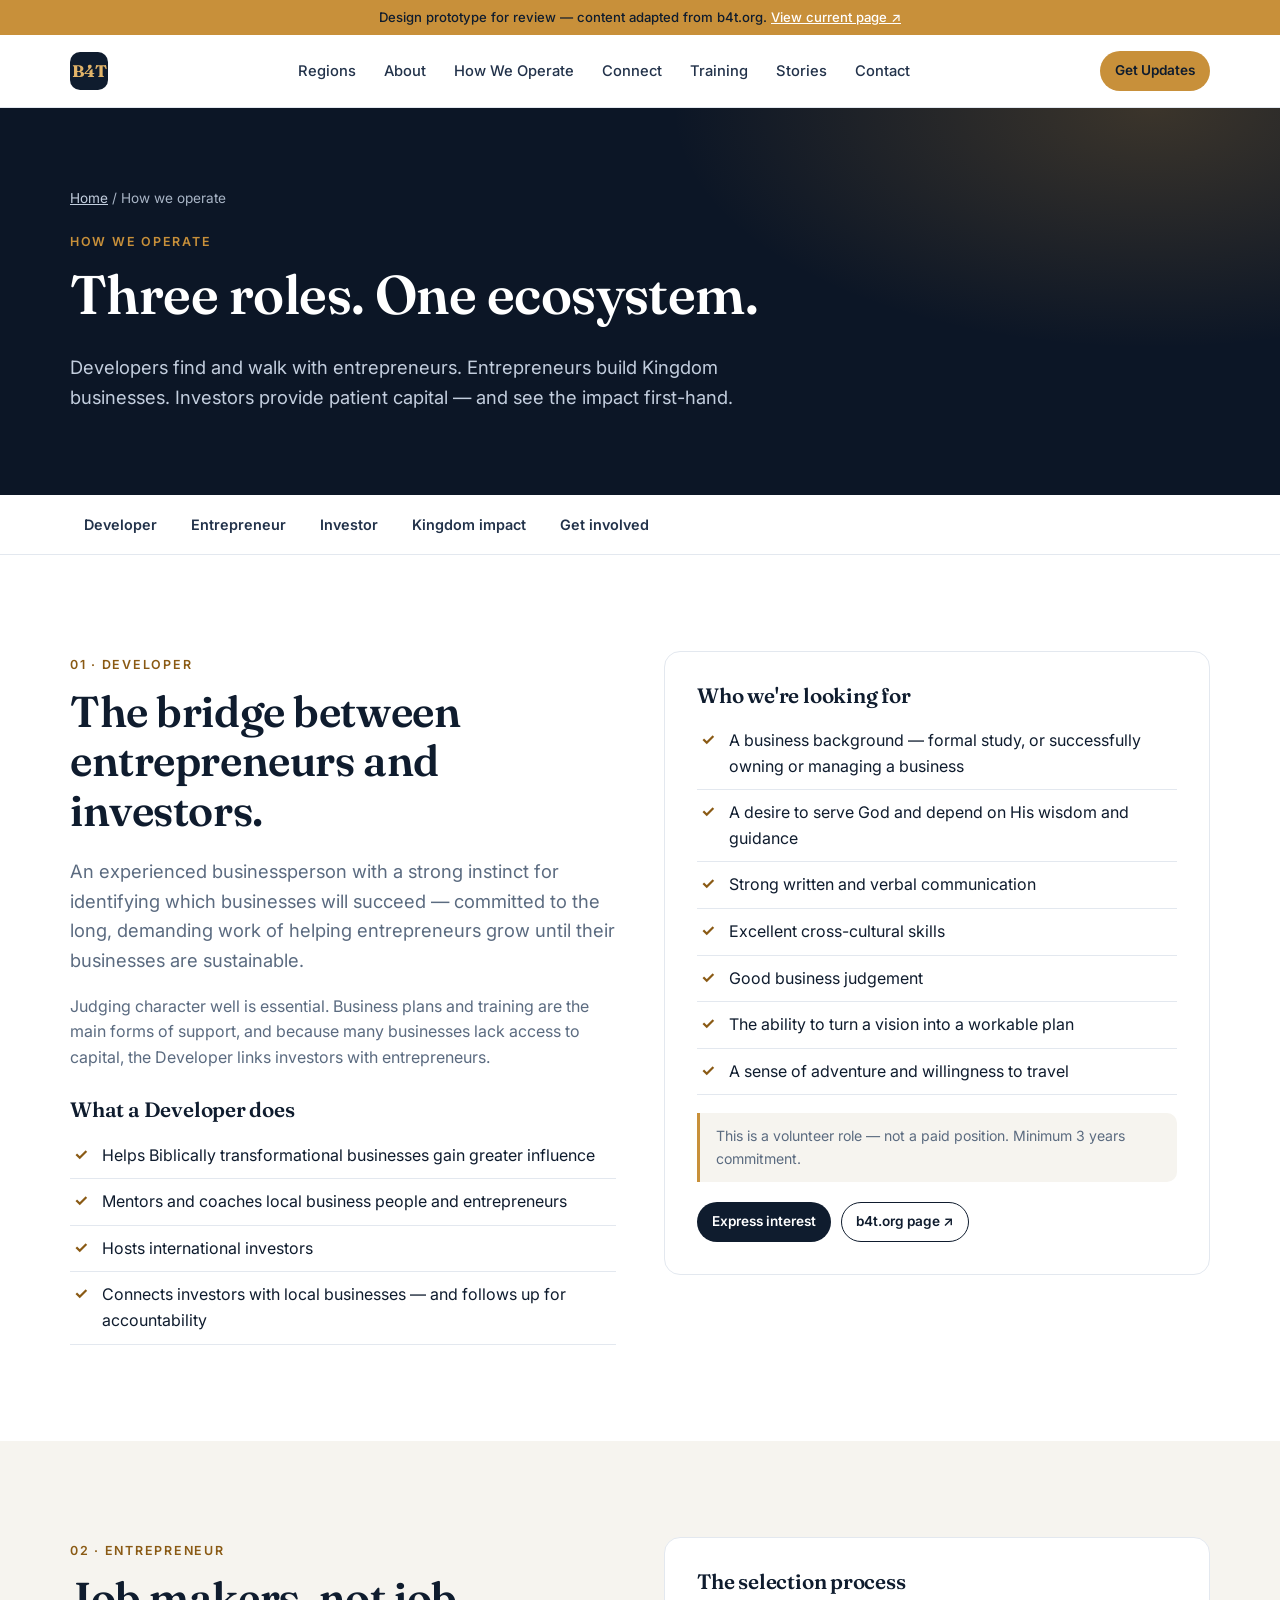
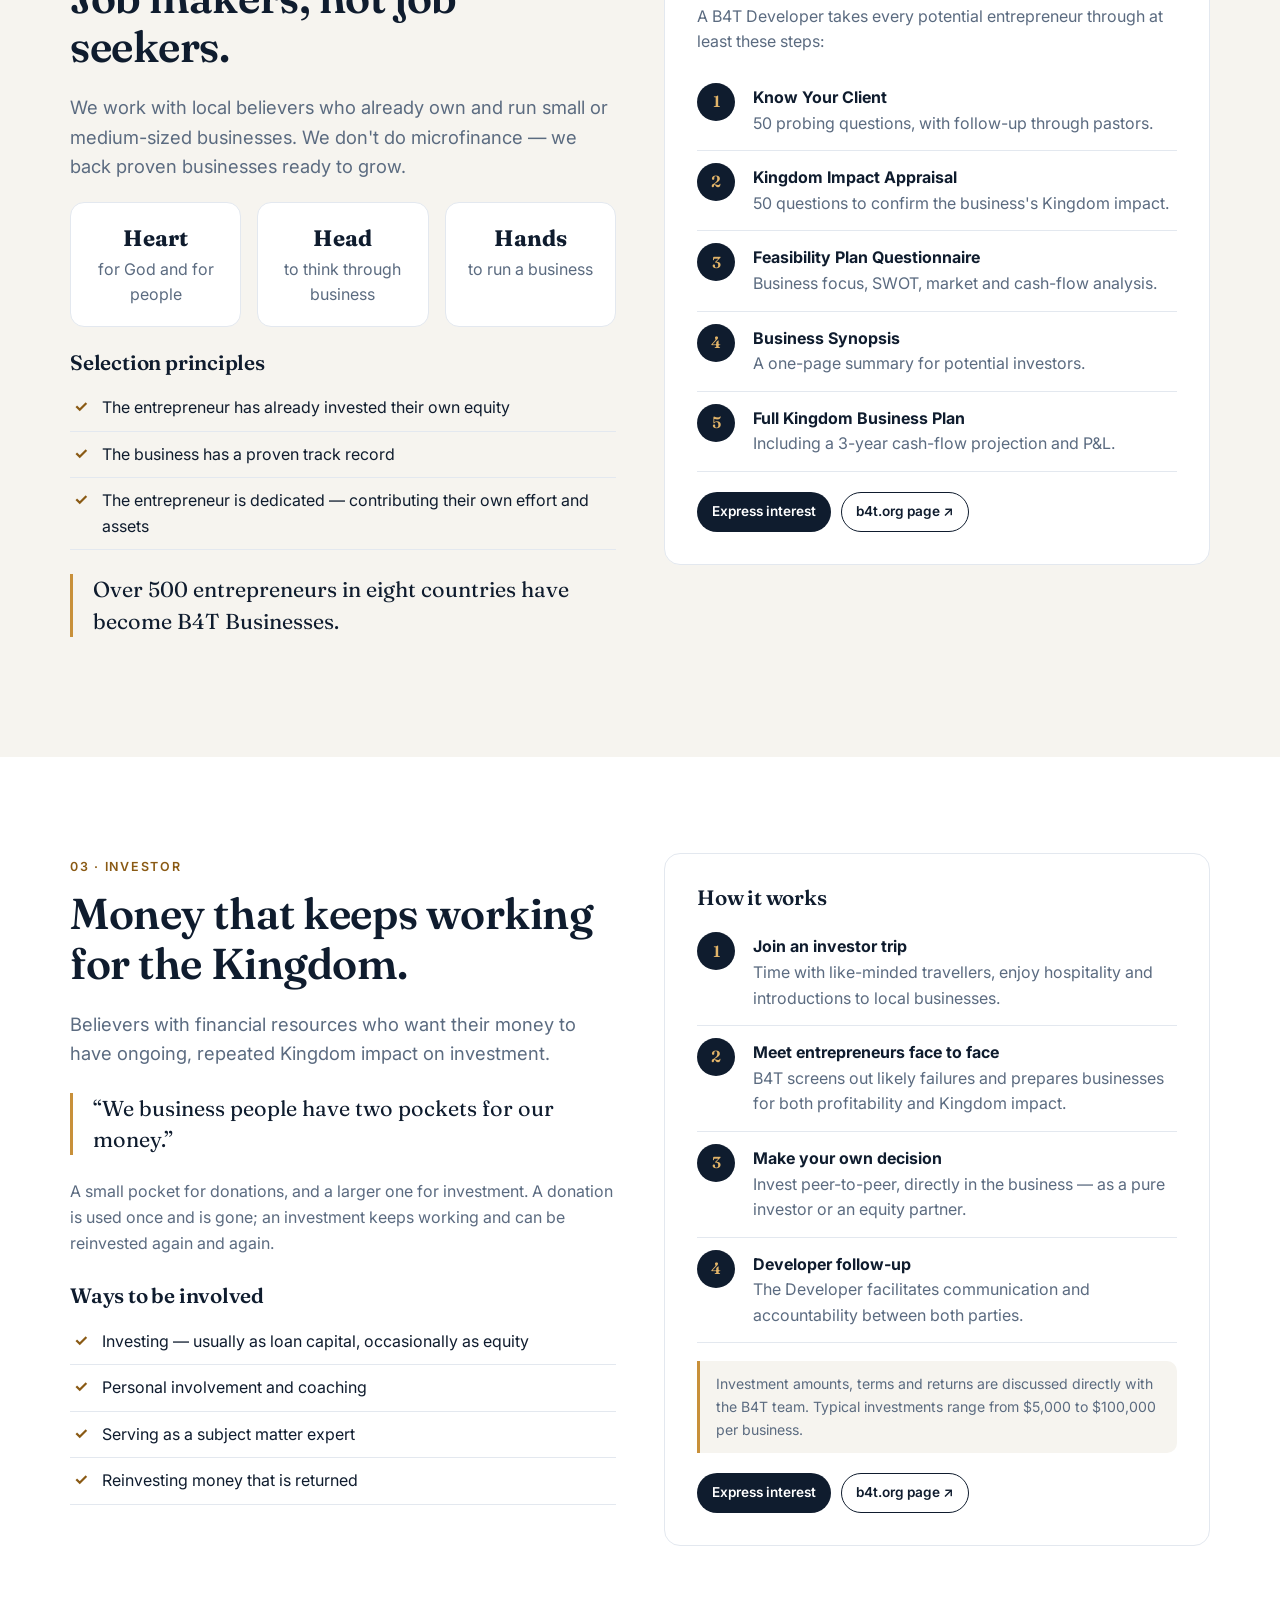
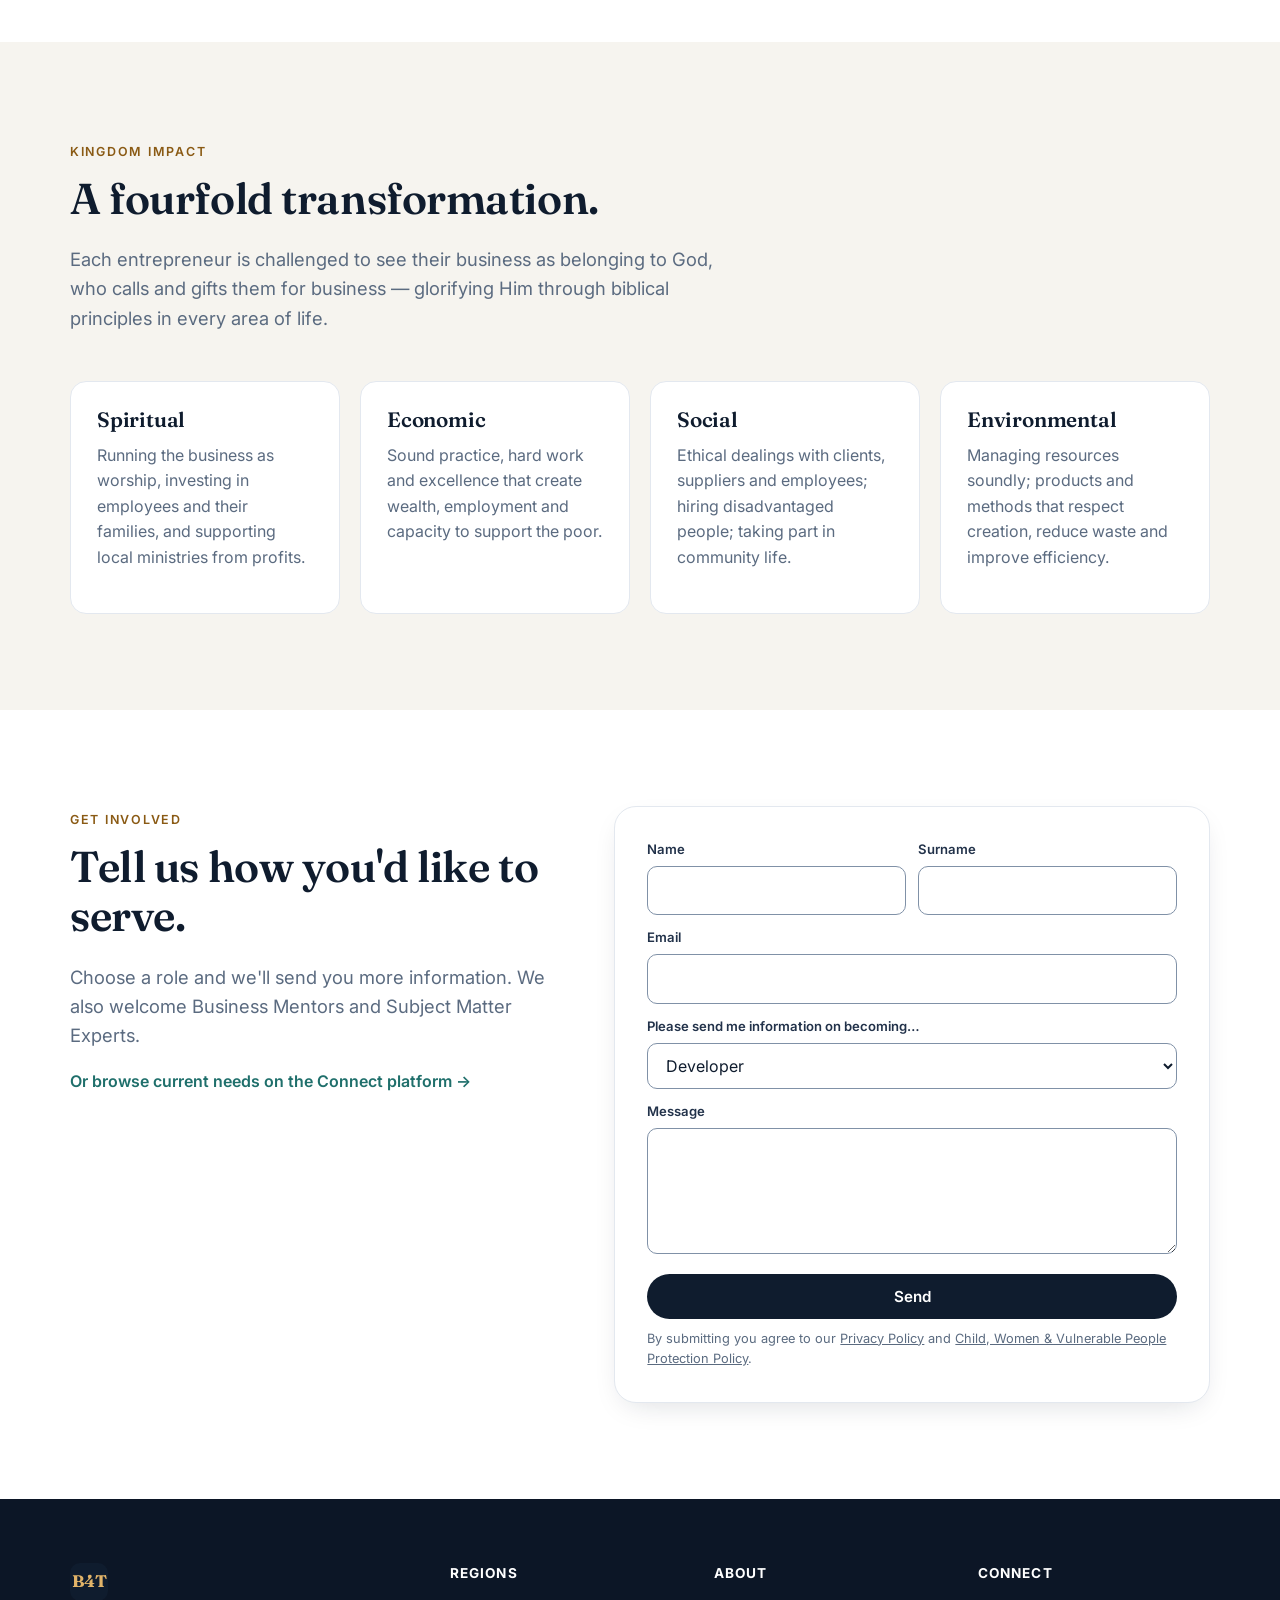
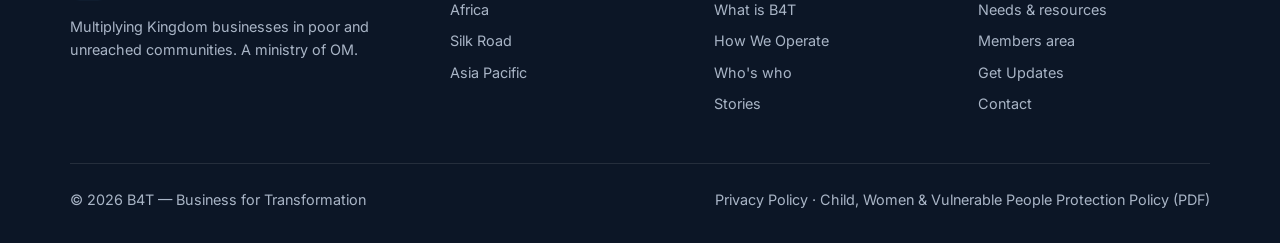
<file: how-we-operate.html>
<!DOCTYPE html>
<html lang="en">
<head>
<meta charset="utf-8">
<meta name="viewport" content="width=device-width, initial-scale=1">
<title>How We Operate — B4T</title>
<meta name="description" content="How B4T works: Developers, Entrepreneurs and Investors working together for Kingdom impact.">
<link rel="preconnect" href="https://fonts.googleapis.com">
<link rel="preconnect" href="https://fonts.gstatic.com" crossorigin>
<link href="https://fonts.googleapis.com/css2?family=Fraunces:ital,opsz,wght@0,9..144,500;0,9..144,600;1,9..144,500&family=Inter:wght@400;500;600;700&display=swap" rel="stylesheet">
<link rel="stylesheet" href="styles.css">
<link rel="icon" href="data:image/svg+xml,<svg xmlns='http://www.w3.org/2000/svg' viewBox='0 0 64 64'><rect width='64' height='64' rx='14' fill='%230f1c2e'/><text x='32' y='42' font-size='26' text-anchor='middle' fill='%23e2b469' font-family='Georgia' font-weight='700'>B4T</text></svg>">
</head>
<body>
<a class="skip-link" href="#main">Skip to main content</a>

<div class="proto-banner">Design prototype for review — content adapted from b4t.org. <a href="https://b4t.org/how-we-operate/" target="_blank" rel="noopener">View current page ↗</a></div>

<header class="site-header">
  <div class="container nav">
    <a href="index.html" class="brand" aria-label="B4T home">
      <span class="brand-mark">B4T</span>
    </a>
    <ul class="nav-links" id="navLinks">
      <li><a href="index.html#regions">Regions</a></li>
      <li><a href="index.html#about">About</a></li>
      <li><a href="how-we-operate.html" aria-current="page">How We Operate</a></li>
      <li><a href="index.html#connect">Connect</a></li>
      <li><a href="index.html#training">Training</a></li>
      <li><a href="index.html#stories">Stories</a></li>
      <li><a href="index.html#contact">Contact</a></li>
    </ul>
    <div class="nav-actions">
      <a href="index.html#updates" class="btn btn-primary btn-sm">Get Updates</a>
      <button class="menu-btn" id="menuBtn" aria-label="Open menu" aria-expanded="false">☰</button>
    </div>
  </div>
</header>

<main id="main">
<section class="page-hero">
  <div class="container">
    <div class="crumbs"><a href="index.html">Home</a> / How we operate</div>
    <span class="eyebrow">How we operate</span>
    <h1 style="font-size:clamp(2.2rem,4.6vw,3.4rem)">Three roles. One ecosystem.</h1>
    <p class="lead">Developers find and walk with entrepreneurs. Entrepreneurs build Kingdom businesses. Investors provide patient capital — and see the impact first-hand.</p>
  </div>
</section>

<nav class="subnav" aria-label="On this page">
  <div class="container">
    <a href="#developer">Developer</a>
    <a href="#entrepreneur">Entrepreneur</a>
    <a href="#investor">Investor</a>
    <a href="#impact">Kingdom impact</a>
    <a href="#apply">Get involved</a>
  </div>
</nav>

<!-- DEVELOPER -->
<section class="section" id="developer">
  <div class="container role-detail">
    <div>
      <span class="eyebrow">01 · Developer</span>
      <h2>The bridge between entrepreneurs and investors.</h2>
      <p class="lead">An experienced businessperson with a strong instinct for identifying which businesses will succeed — committed to the long, demanding work of helping entrepreneurs grow until their businesses are sustainable.</p>
      <p class="muted">Judging character well is essential. Business plans and training are the main forms of support, and because many businesses lack access to capital, the Developer links investors with entrepreneurs.</p>
      <h3 style="margin-top:28px">What a Developer does</h3>
      <ul class="checklist">
        <li>Helps Biblically transformational businesses gain greater influence</li>
        <li>Mentors and coaches local business people and entrepreneurs</li>
        <li>Hosts international investors</li>
        <li>Connects investors with local businesses — and follows up for accountability</li>
      </ul>
    </div>
    <div class="card" style="padding:32px">
      <h3>Who we're looking for</h3>
      <ul class="checklist">
        <li>A business background — formal study, or successfully owning or managing a business</li>
        <li>A desire to serve God and depend on His wisdom and guidance</li>
        <li>Strong written and verbal communication</li>
        <li>Excellent cross-cultural skills</li>
        <li>Good business judgement</li>
        <li>The ability to turn a vision into a workable plan</li>
        <li>A sense of adventure and willingness to travel</li>
      </ul>
      <p class="note">This is a volunteer role — not a paid position. Minimum 3 years commitment.</p>
      <div style="display:flex;gap:10px;flex-wrap:wrap;margin-top:20px">
        <a href="#apply" class="btn btn-dark btn-sm" data-pick="Developer">Express interest</a>
        <a href="https://b4t.org/developer/" target="_blank" rel="noopener" class="btn btn-ghost btn-sm">b4t.org page ↗</a>
      </div>
    </div>
  </div>
</section>

<!-- ENTREPRENEUR -->
<section class="section soft" id="entrepreneur">
  <div class="container">
    <div class="role-detail">
      <div>
        <span class="eyebrow">02 · Entrepreneur</span>
        <h2>Job makers, not job seekers.</h2>
        <p class="lead">We work with local believers who already own and run small or medium-sized businesses. We don't do microfinance — we back proven businesses ready to grow.</p>
        <div class="hhh">
          <div><b>Heart</b><span class="muted">for God and for people</span></div>
          <div><b>Head</b><span class="muted">to think through business</span></div>
          <div><b>Hands</b><span class="muted">to run a business</span></div>
        </div>
        <h3 style="margin-top:24px">Selection principles</h3>
        <ul class="checklist">
          <li>The entrepreneur has already invested their own equity</li>
          <li>The business has a proven track record</li>
          <li>The entrepreneur is dedicated — contributing their own effort and assets</li>
        </ul>
        <p class="pull">Over 500 entrepreneurs in eight countries have become B4T Businesses.</p>
      </div>
      <div class="card" style="padding:32px">
        <h3>The selection process</h3>
        <p class="muted">A B4T Developer takes every potential entrepreneur through at least these steps:</p>
        <ol class="steps">
          <li><b>Know Your Client</b><span class="muted">50 probing questions, with follow-up through pastors.</span></li>
          <li><b>Kingdom Impact Appraisal</b><span class="muted">50 questions to confirm the business's Kingdom impact.</span></li>
          <li><b>Feasibility Plan Questionnaire</b><span class="muted">Business focus, SWOT, market and cash-flow analysis.</span></li>
          <li><b>Business Synopsis</b><span class="muted">A one-page summary for potential investors.</span></li>
          <li><b>Full Kingdom Business Plan</b><span class="muted">Including a 3-year cash-flow projection and P&amp;L.</span></li>
        </ol>
        <div style="display:flex;gap:10px;flex-wrap:wrap;margin-top:20px">
          <a href="#apply" class="btn btn-dark btn-sm" data-pick="Kingdom Entrepreneur">Express interest</a>
          <a href="https://b4t.org/entrepreneur/" target="_blank" rel="noopener" class="btn btn-ghost btn-sm">b4t.org page ↗</a>
        </div>
      </div>
    </div>
  </div>
</section>

<!-- INVESTOR -->
<section class="section" id="investor">
  <div class="container role-detail">
    <div>
      <span class="eyebrow">03 · Investor</span>
      <h2>Money that keeps working for the Kingdom.</h2>
      <p class="lead">Believers with financial resources who want their money to have ongoing, repeated Kingdom impact on investment.</p>
      <p class="pull">“We business people have two pockets for our money.”</p>
      <p class="muted">A small pocket for donations, and a larger one for investment. A donation is used once and is gone; an investment keeps working and can be reinvested again and again.</p>
      <h3 style="margin-top:28px">Ways to be involved</h3>
      <ul class="checklist">
        <li>Investing — usually as loan capital, occasionally as equity</li>
        <li>Personal involvement and coaching</li>
        <li>Serving as a subject matter expert</li>
        <li>Reinvesting money that is returned</li>
      </ul>
    </div>
    <div class="card" style="padding:32px">
      <h3>How it works</h3>
      <ol class="steps">
        <li><b>Join an investor trip</b><span class="muted">Time with like-minded travellers, enjoy hospitality and introductions to local businesses.</span></li>
        <li><b>Meet entrepreneurs face to face</b><span class="muted">B4T screens out likely failures and prepares businesses for both profitability and Kingdom impact.</span></li>
        <li><b>Make your own decision</b><span class="muted">Invest peer-to-peer, directly in the business — as a pure investor or an equity partner.</span></li>
        <li><b>Developer follow-up</b><span class="muted">The Developer facilitates communication and accountability between both parties.</span></li>
      </ol>
      <p class="note">Investment amounts, terms and returns are discussed directly with the B4T team. Typical investments range from $5,000 to $100,000 per business.</p>
      <div style="display:flex;gap:10px;flex-wrap:wrap;margin-top:20px">
        <a href="#apply" class="btn btn-dark btn-sm" data-pick="Investor">Express interest</a>
        <a href="https://b4t.org/b4t-investor/" target="_blank" rel="noopener" class="btn btn-ghost btn-sm">b4t.org page ↗</a>
      </div>
    </div>
  </div>
</section>

<!-- IMPACT -->
<section class="section soft" id="impact">
  <div class="container">
    <div class="section-head">
      <span class="eyebrow">Kingdom impact</span>
      <h2>A fourfold transformation.</h2>
      <p class="lead">Each entrepreneur is challenged to see their business as belonging to God, who calls and gifts them for business — glorifying Him through biblical principles in every area of life.</p>
    </div>
    <div class="grid-4">
      <div class="card"><h3>Spiritual</h3><p class="muted">Running the business as worship, investing in employees and their families, and supporting local ministries from profits.</p></div>
      <div class="card"><h3>Economic</h3><p class="muted">Sound practice, hard work and excellence that create wealth, employment and capacity to support the poor.</p></div>
      <div class="card"><h3>Social</h3><p class="muted">Ethical dealings with clients, suppliers and employees; hiring disadvantaged people; taking part in community life.</p></div>
      <div class="card"><h3>Environmental</h3><p class="muted">Managing resources soundly; products and methods that respect creation, reduce waste and improve efficiency.</p></div>
    </div>
  </div>
</section>

<!-- APPLY -->
<section class="section" id="apply">
  <div class="container contact-grid">
    <div>
      <span class="eyebrow">Get involved</span>
      <h2>Tell us how you'd like to serve.</h2>
      <p class="lead">Choose a role and we'll send you more information. We also welcome Business Mentors and Subject Matter Experts.</p>
      <p class="muted"><a class="text-link" href="index.html#connect">Or browse current needs on the Connect platform →</a></p>
    </div>
    <form class="form-card" style="box-shadow:var(--shadow);border:1px solid var(--line)" id="applyForm">
      <div class="form-row">
        <div><label for="aFirst">Name</label><input id="aFirst" required></div>
        <div><label for="aLast">Surname</label><input id="aLast"></div>
      </div>
      <div class="form-field"><label for="aEmail">Email</label><input id="aEmail" type="email" required></div>
      <div class="form-field"><label for="aRole">Please send me information on becoming…</label>
        <select id="aRole"><option>Developer</option><option>Investor</option><option>Business Mentor</option><option>Subject Matter Expert</option><option>Kingdom Entrepreneur</option></select></div>
      <div class="form-field"><label for="aMsg">Message</label><textarea id="aMsg" rows="4"></textarea></div>
      <button class="btn btn-dark" style="width:100%;justify-content:center">Send</button>
      <p class="fine">By submitting you agree to our <a href="https://b4t.org/privacy-policy" target="_blank" rel="noopener">Privacy Policy</a> and <a href="https://b4t.org/wp-content/uploads/2024/05/B4T-Child-Women-and-Vulnerable-people-protection-policy-Web.pdf" target="_blank" rel="noopener">Child, Women &amp; Vulnerable People Protection Policy</a>.</p>
    </form>
  </div>
</section>
</main>

<footer class="site-footer">
  <div class="container">
    <div class="footer-grid">
      <div>
        <a href="index.html" class="brand" aria-label="B4T home" style="color:#fff;margin-bottom:14px"><span class="brand-mark">B4T</span></a>
        <p style="max-width:320px">Multiplying Kingdom businesses in poor and unreached communities. A ministry of <a href="https://www.uk.om.org/" target="_blank" rel="noopener">OM</a>.</p>
      </div>
      <div><h5>Regions</h5><ul><li><a href="index.html#regions">Africa</a></li><li><a href="index.html#regions">Silk Road</a></li><li><a href="index.html#regions">Asia Pacific</a></li></ul></div>
      <div><h5>About</h5><ul><li><a href="index.html#about">What is B4T</a></li><li><a href="how-we-operate.html">How We Operate</a></li><li><a href="index.html#team">Who's who</a></li><li><a href="index.html#stories">Stories</a></li></ul></div>
      <div><h5>Connect</h5><ul><li><a href="index.html#connect">Needs &amp; resources</a></li><li><a href="index.html#members">Members area</a></li><li><a href="index.html#updates">Get Updates</a></li><li><a href="index.html#contact">Contact</a></li></ul></div>
    </div>
    <div class="footer-bottom">
      <span>© 2026 B4T — Business for Transformation</span>
      <span><a href="https://b4t.org/privacy-policy" target="_blank" rel="noopener">Privacy Policy</a> · <a href="https://b4t.org/wp-content/uploads/2024/05/B4T-Child-Women-and-Vulnerable-people-protection-policy-Web.pdf" target="_blank" rel="noopener">Child, Women &amp; Vulnerable People Protection Policy (PDF)</a></span>
    </div>
  </div>
</footer>

<div class="toast" id="toast"></div>
<script src="app.js"></script>
<script>
document.querySelectorAll('[data-pick]').forEach(a=>a.addEventListener('click',()=>{document.getElementById('aRole').value=a.dataset.pick}));
document.getElementById('applyForm').addEventListener('submit',e=>{e.preventDefault();e.target.reset();const t=document.getElementById('toast');t.textContent='Thanks — B4T would send you more information. (Prototype)';t.classList.add('show');setTimeout(()=>t.classList.remove('show'),3200)});
</script>
</body>
</html>
</file>
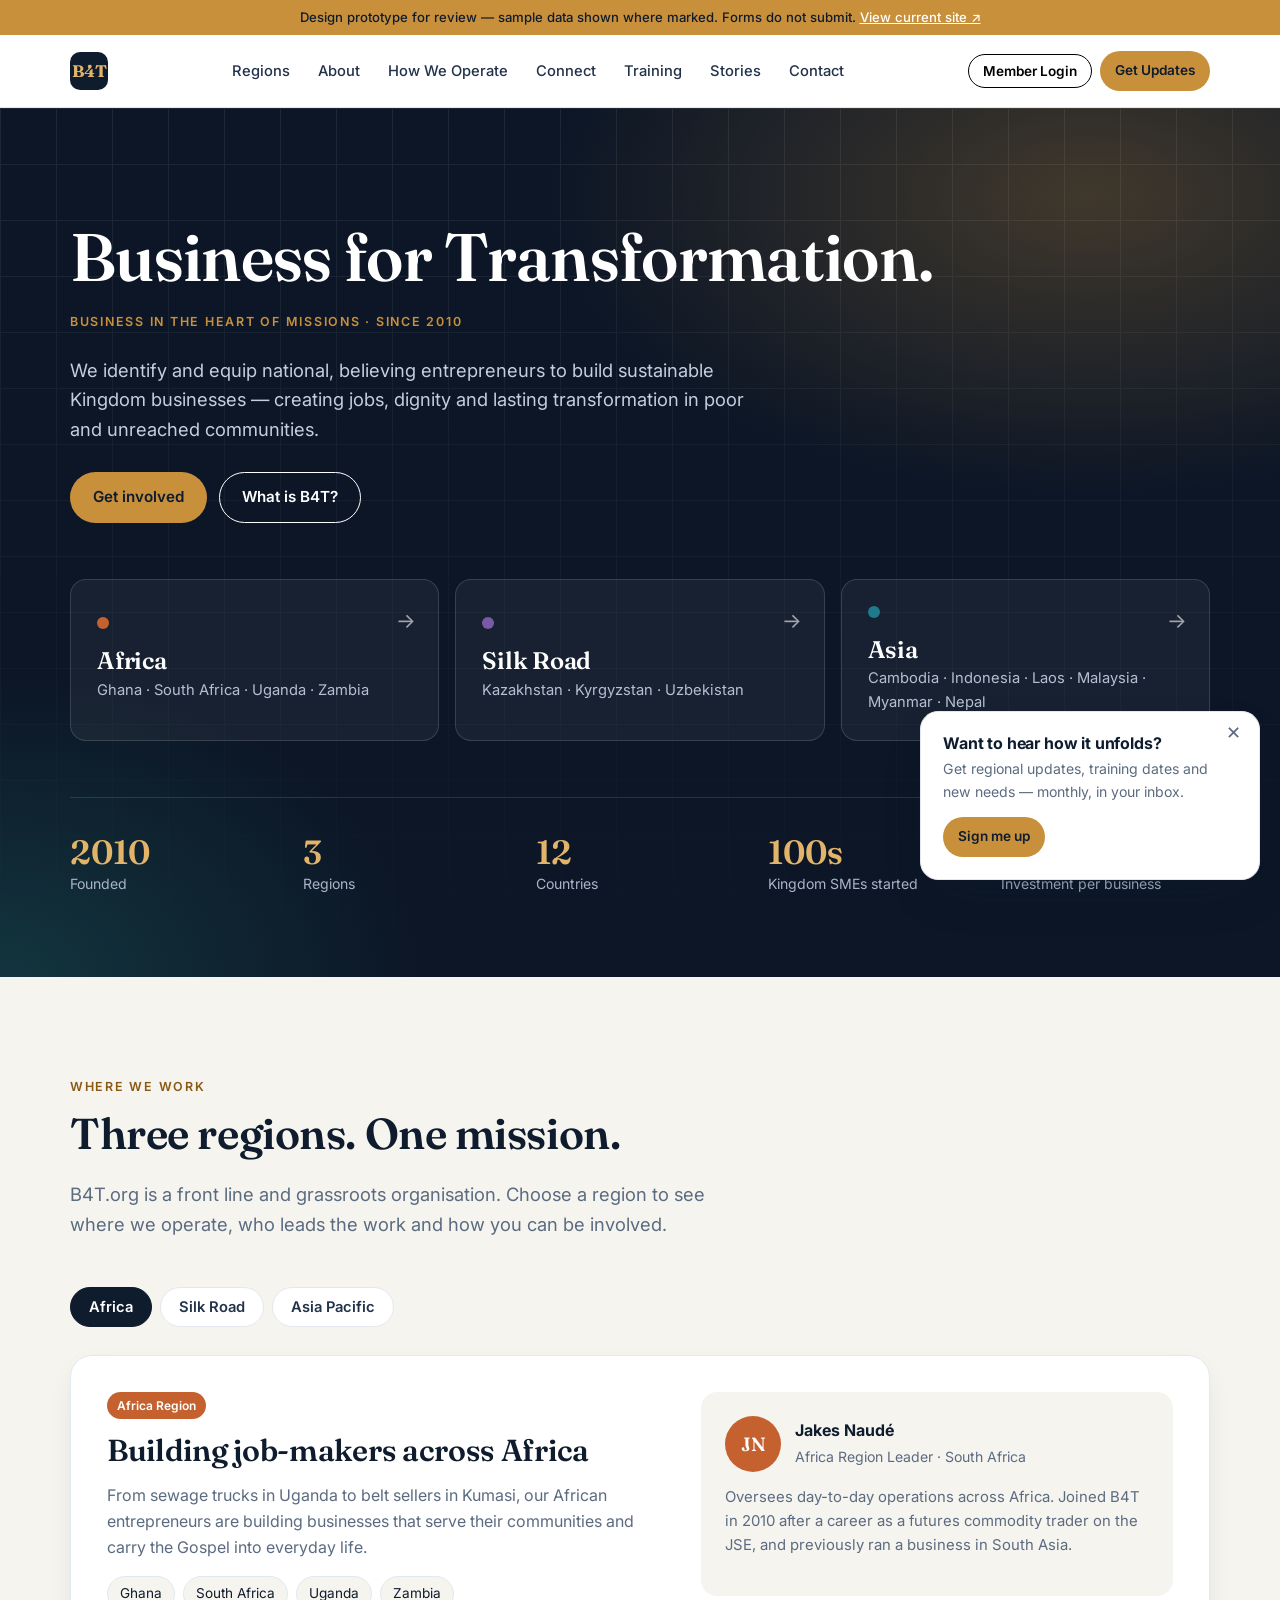
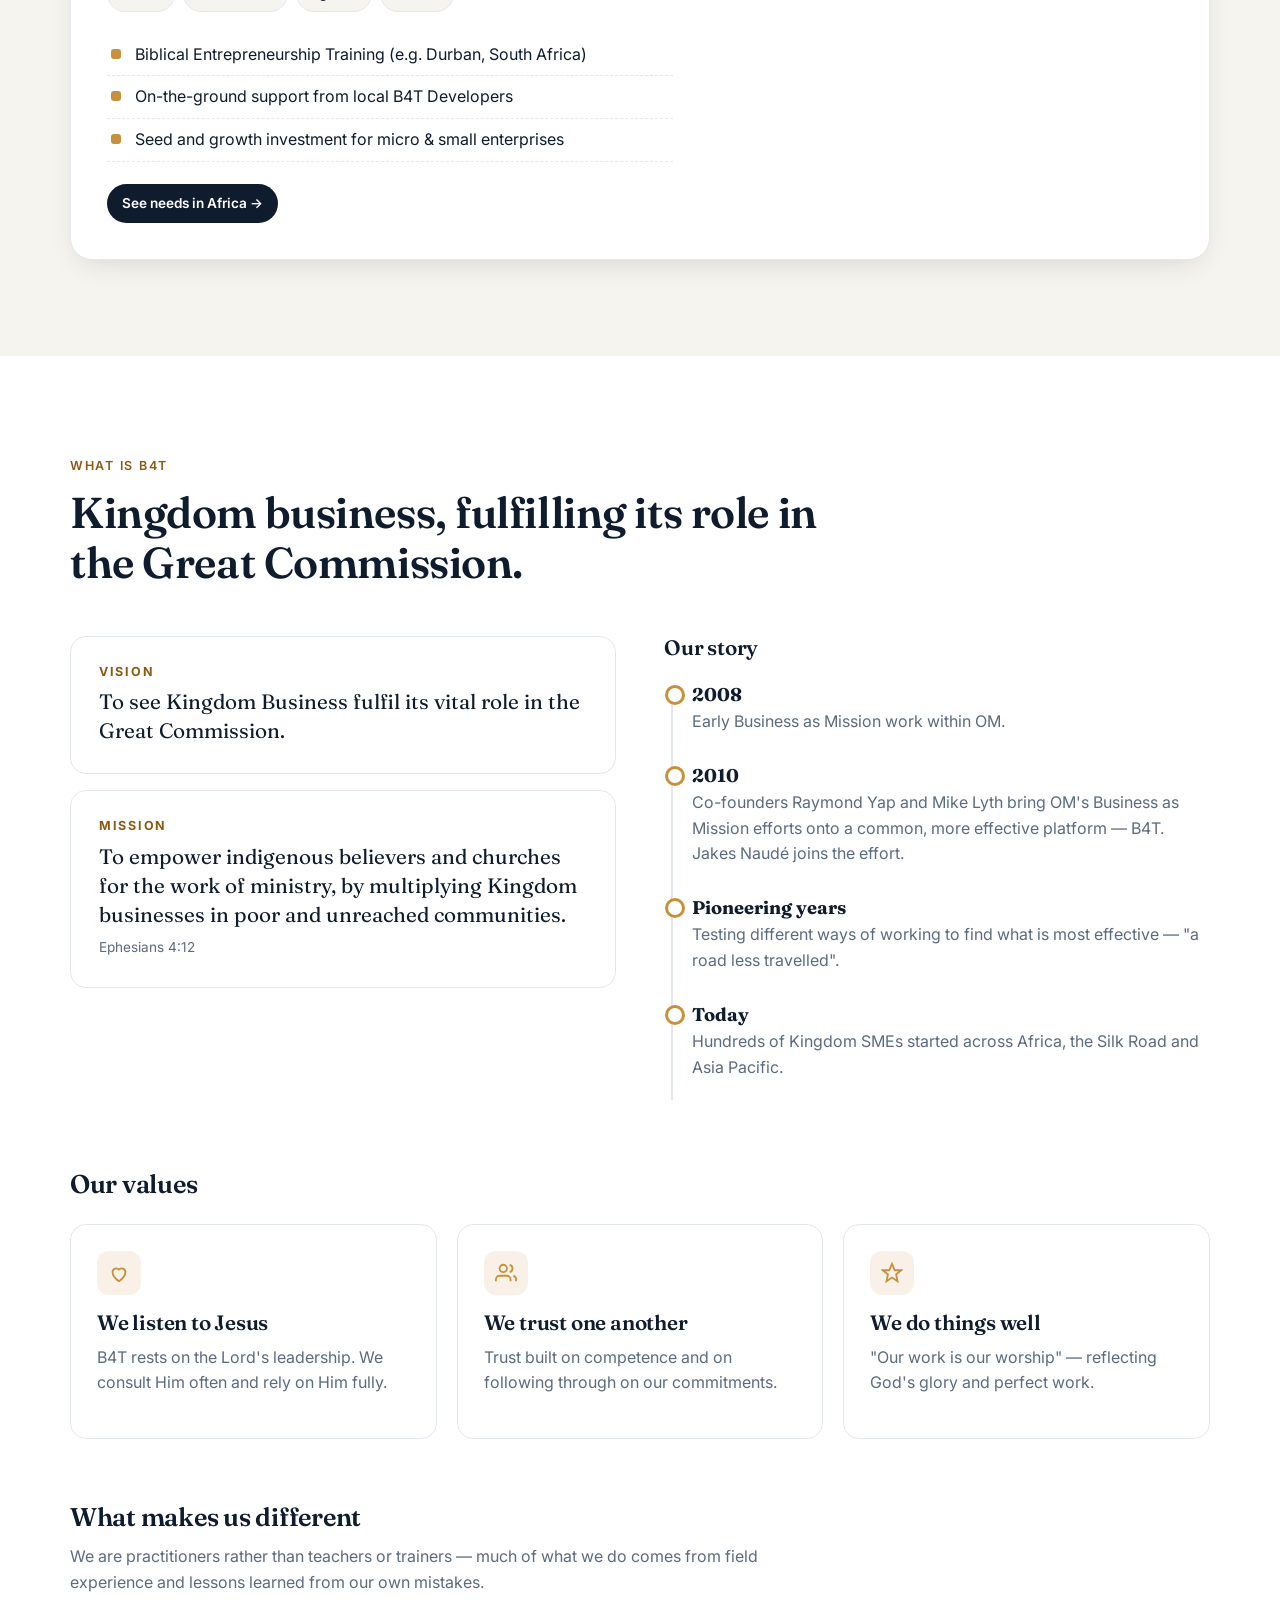
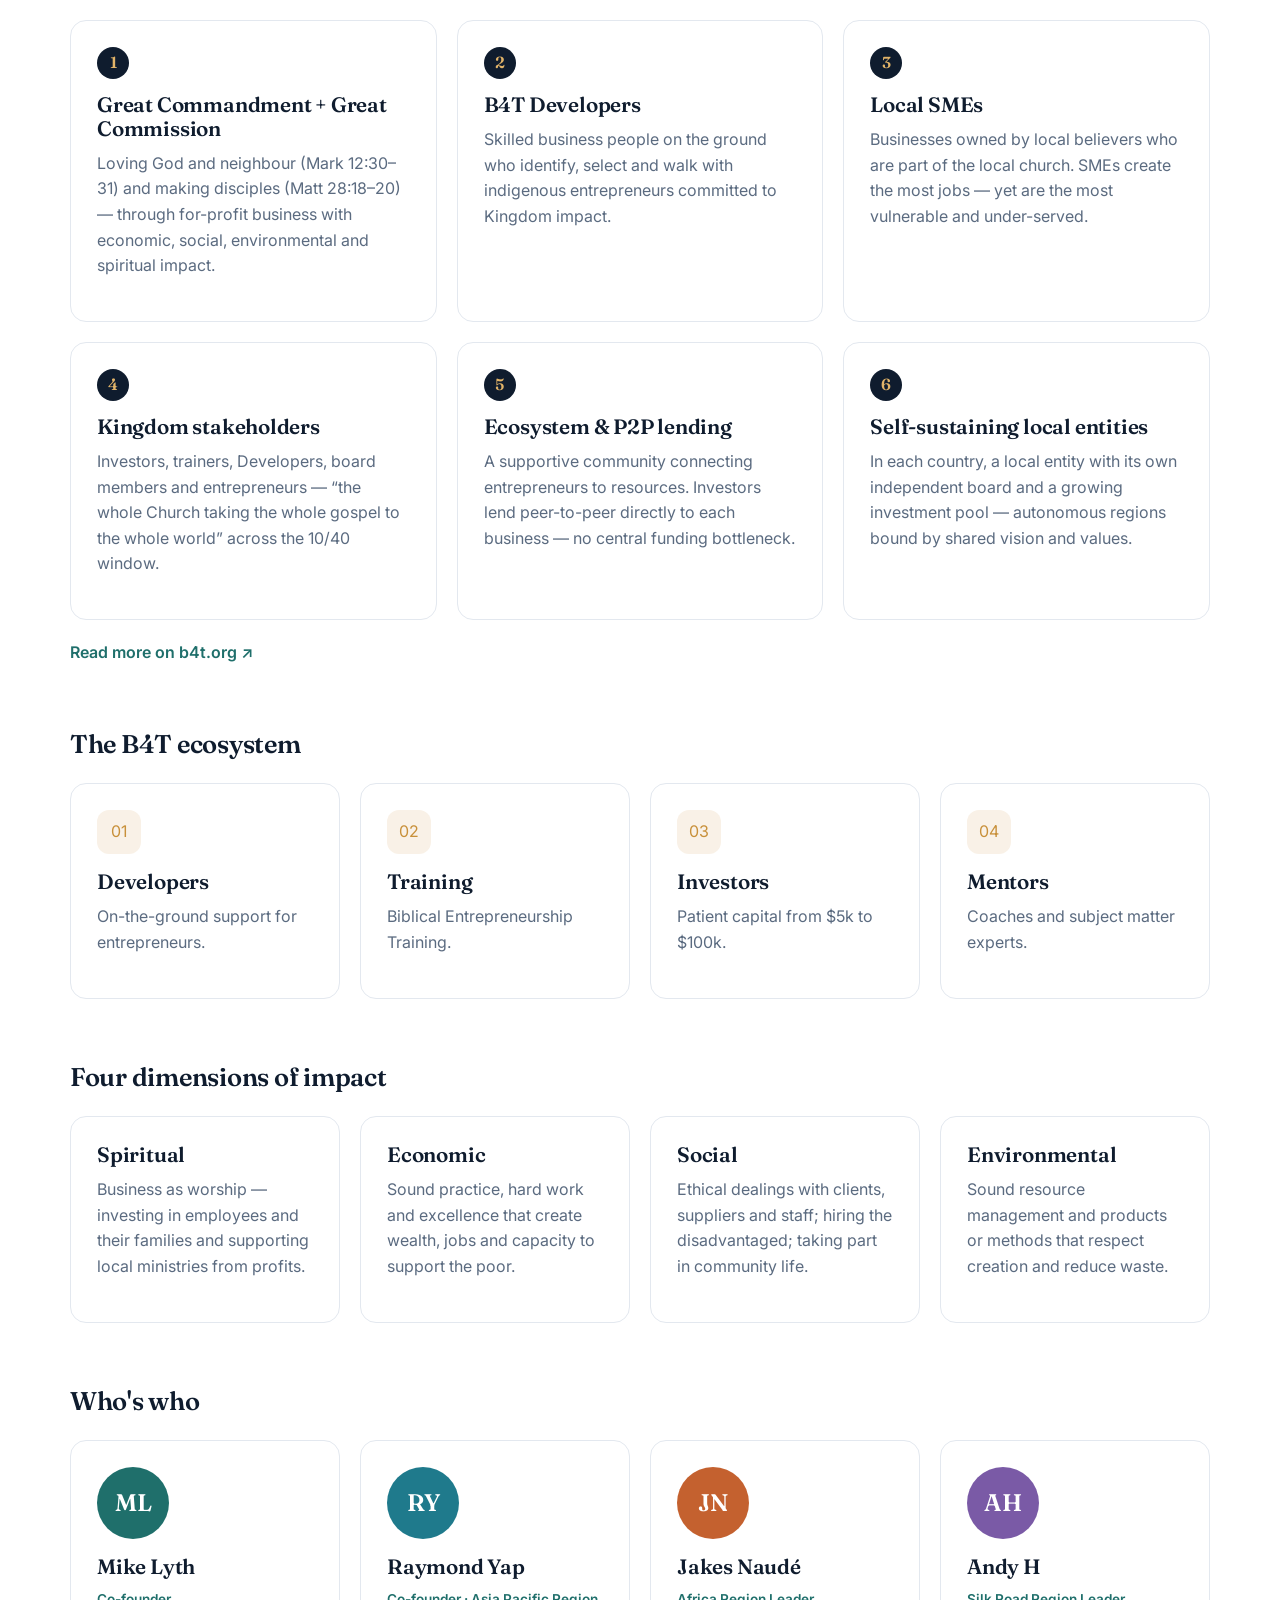
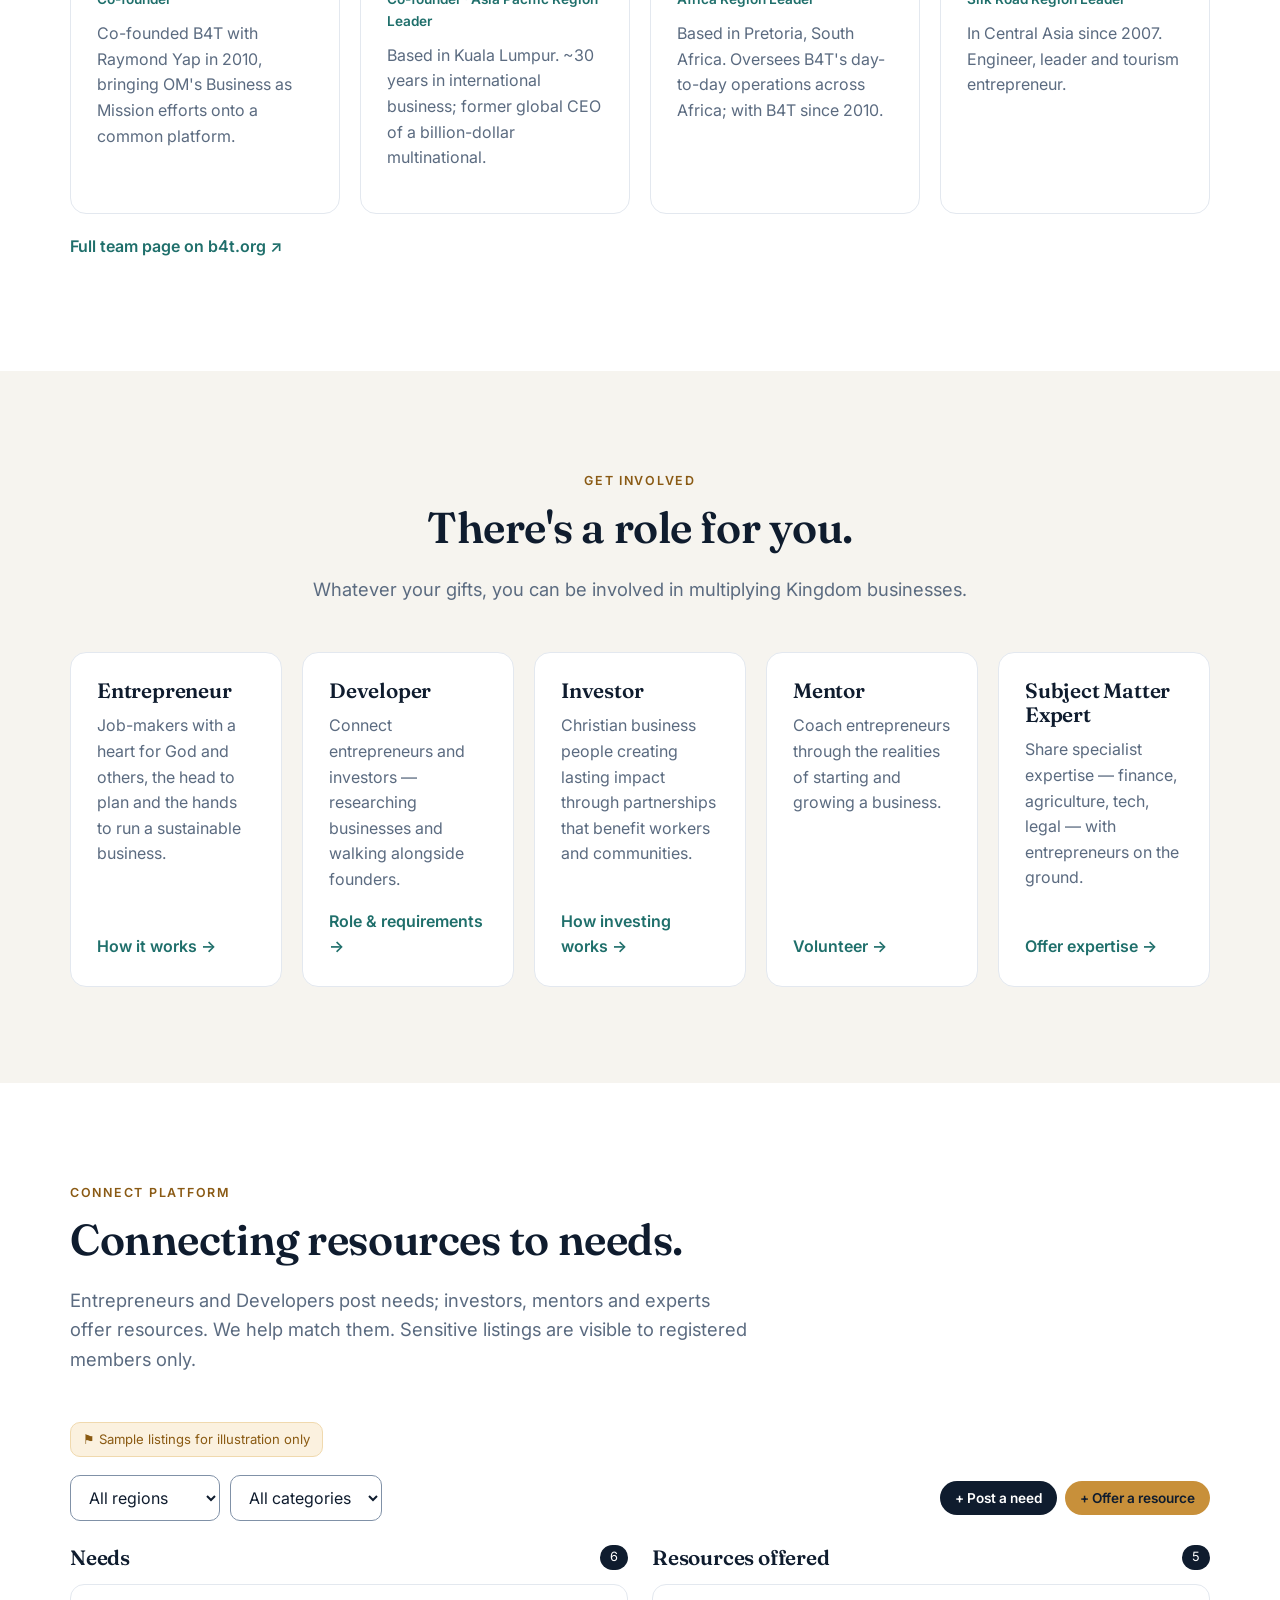
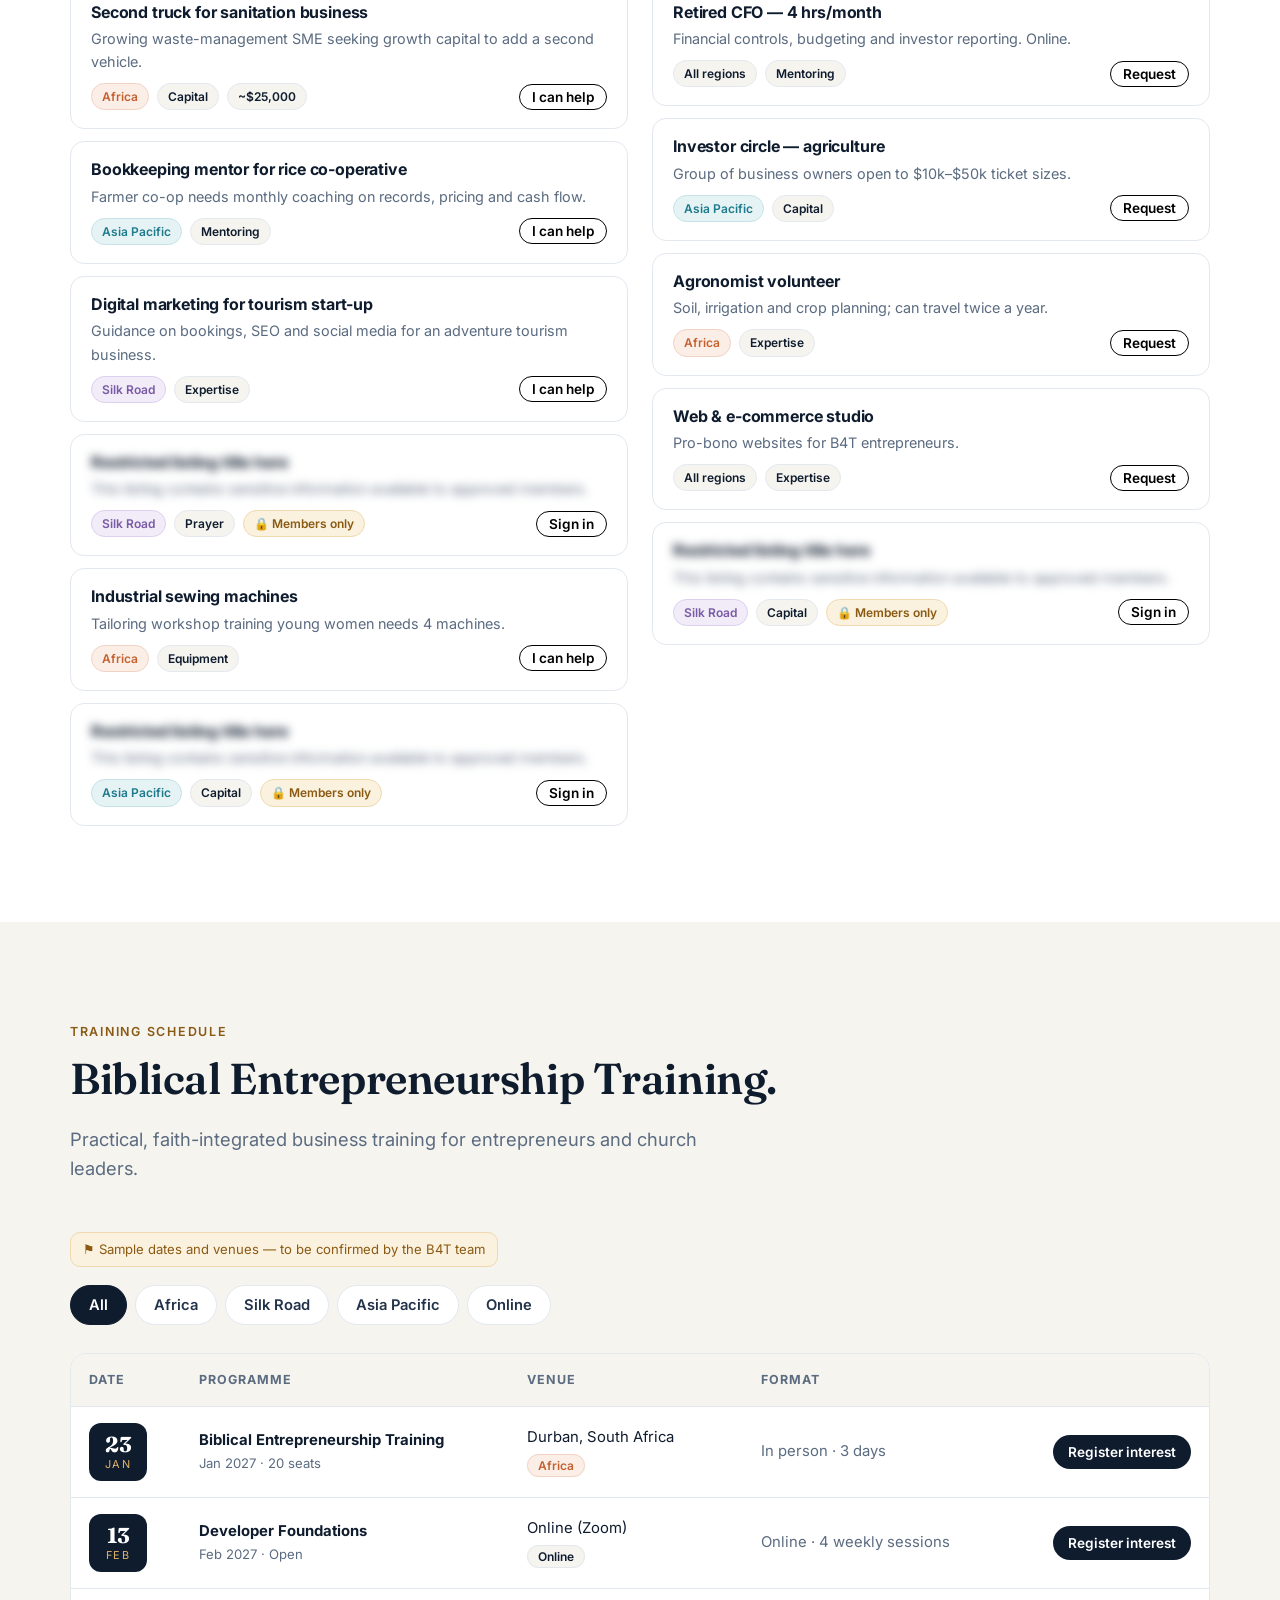
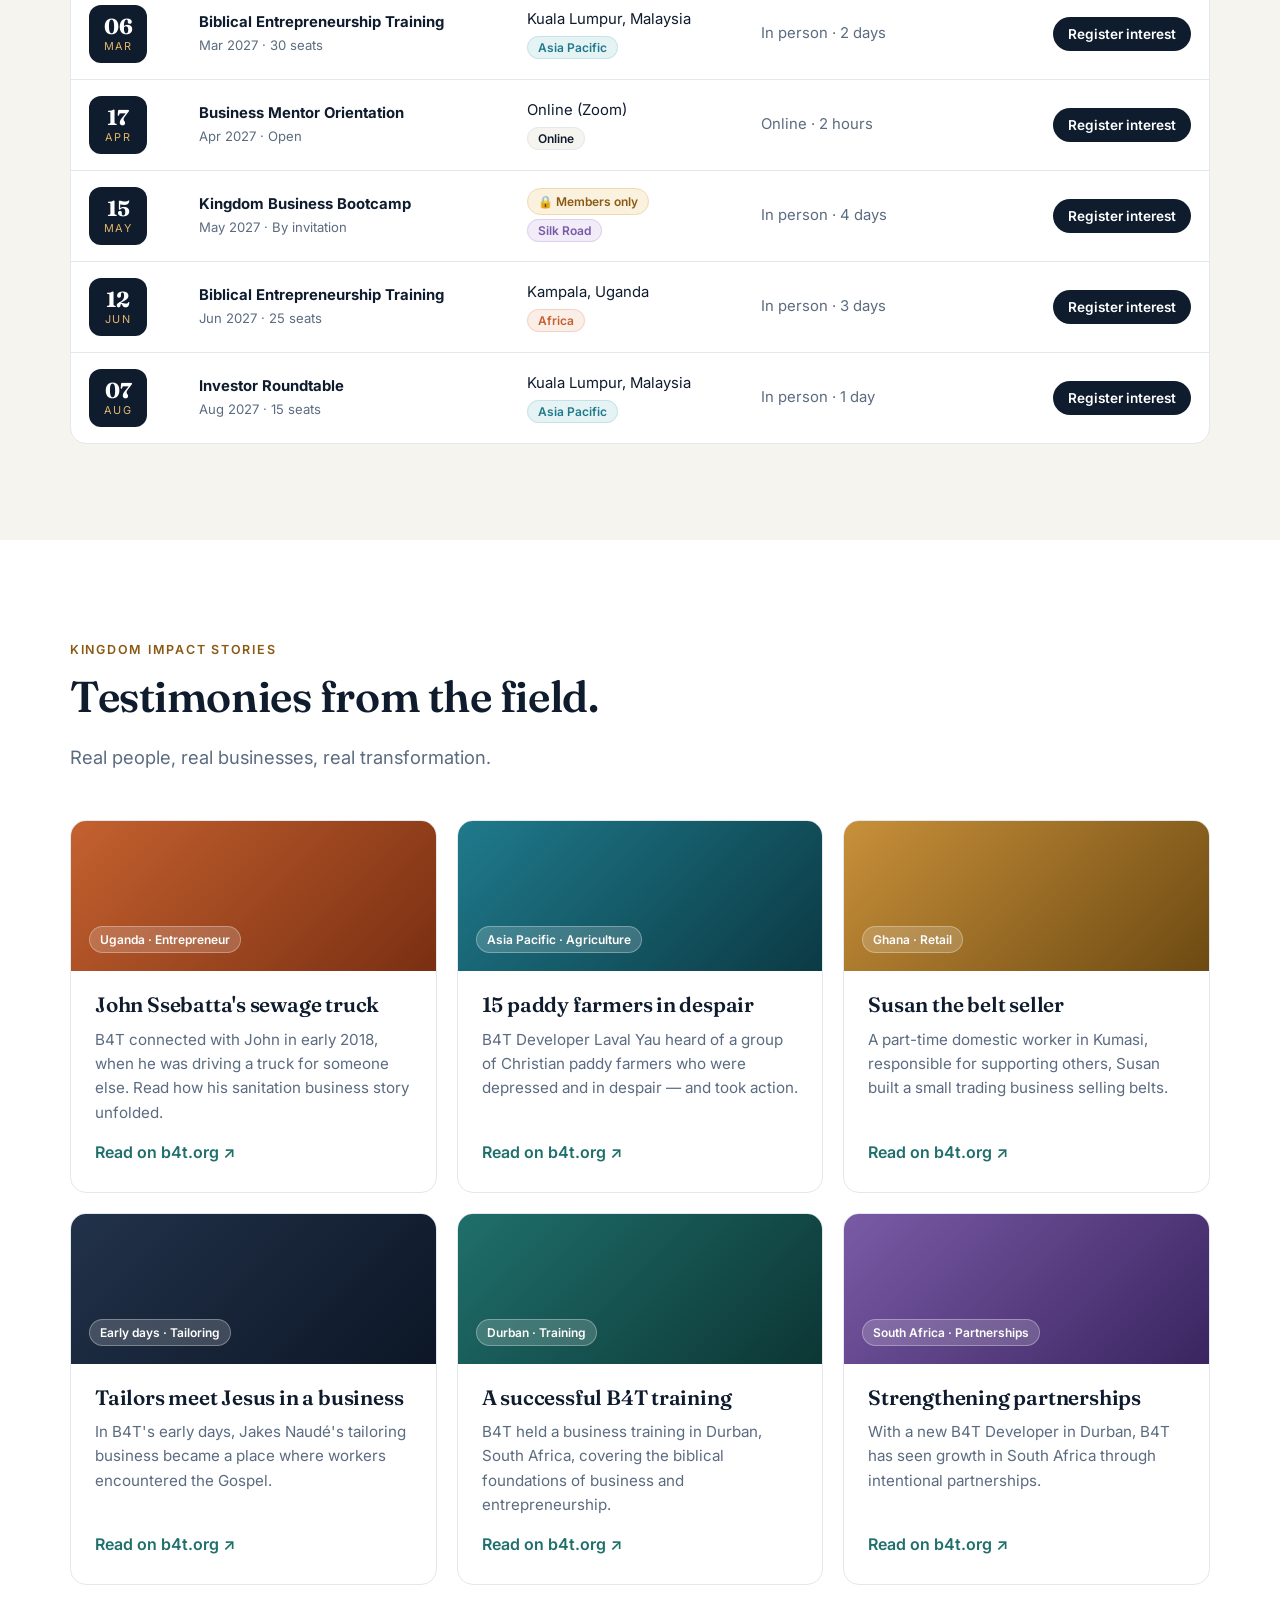
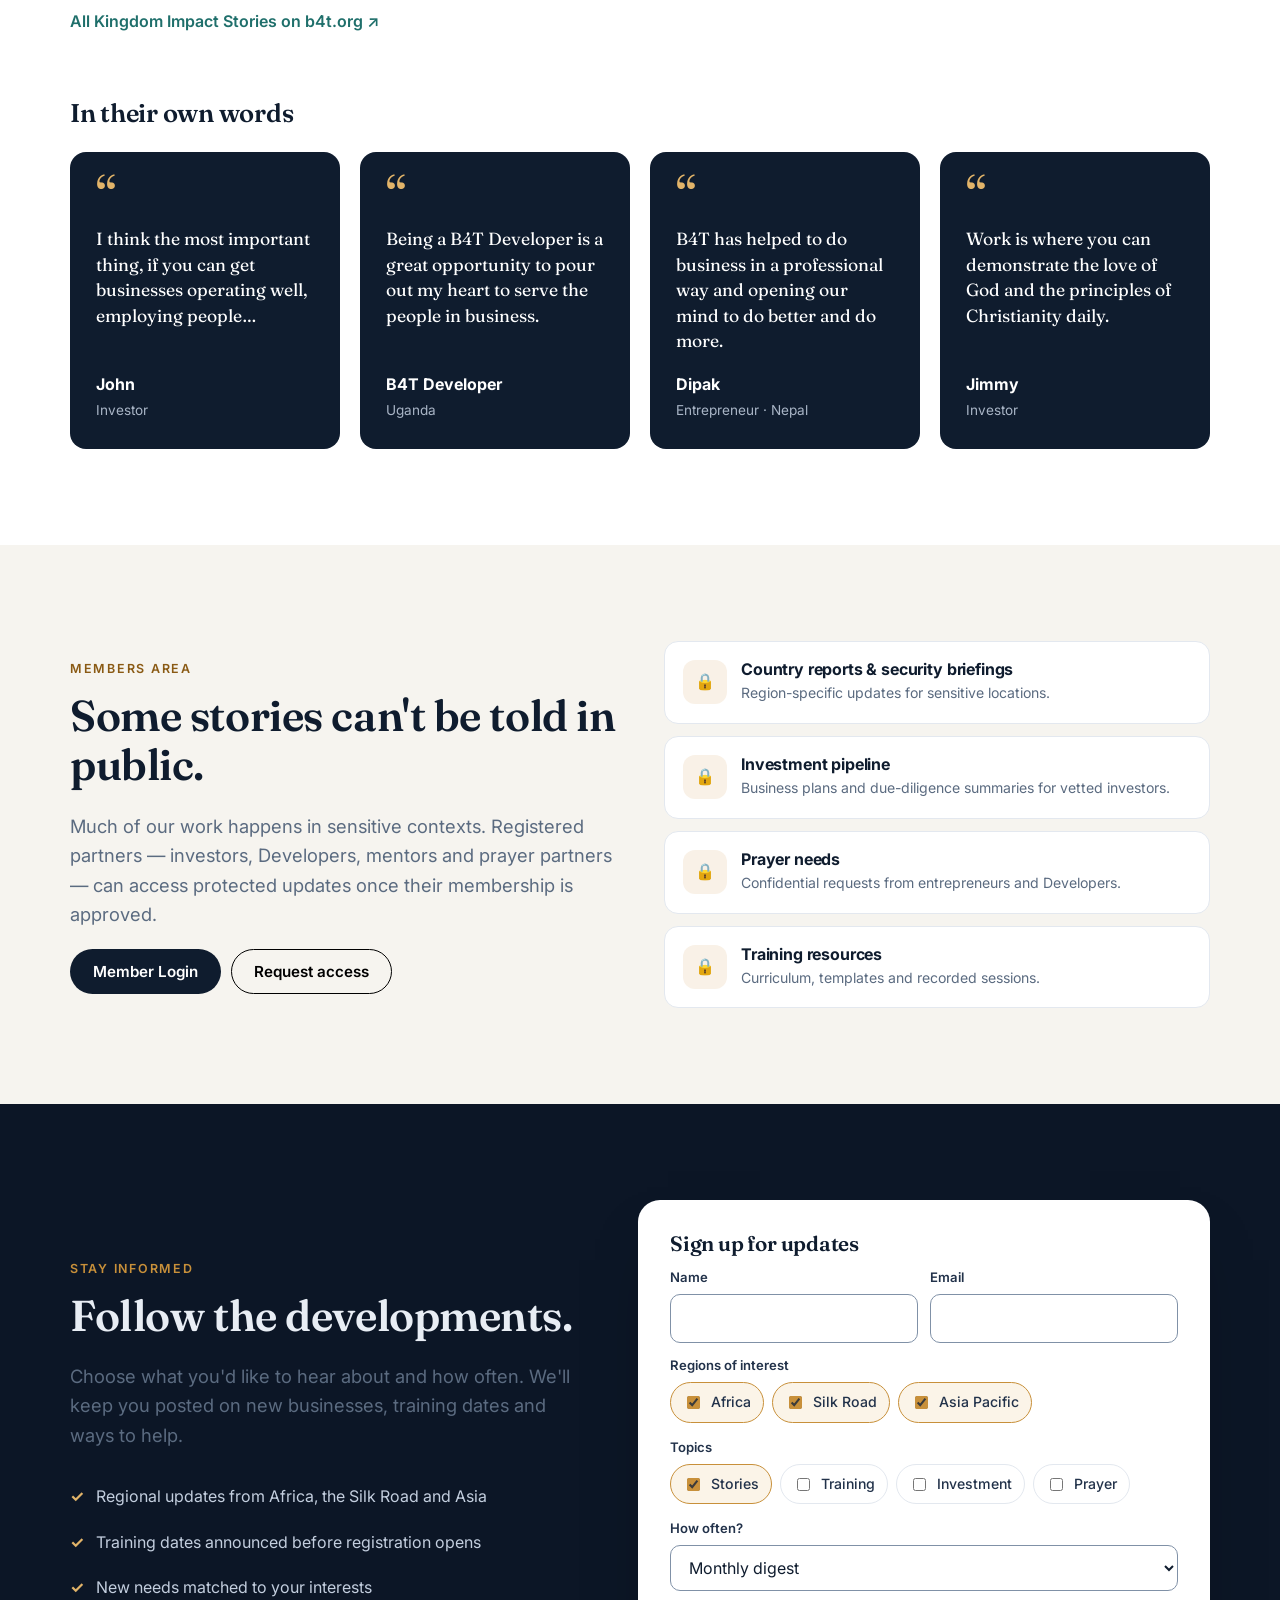
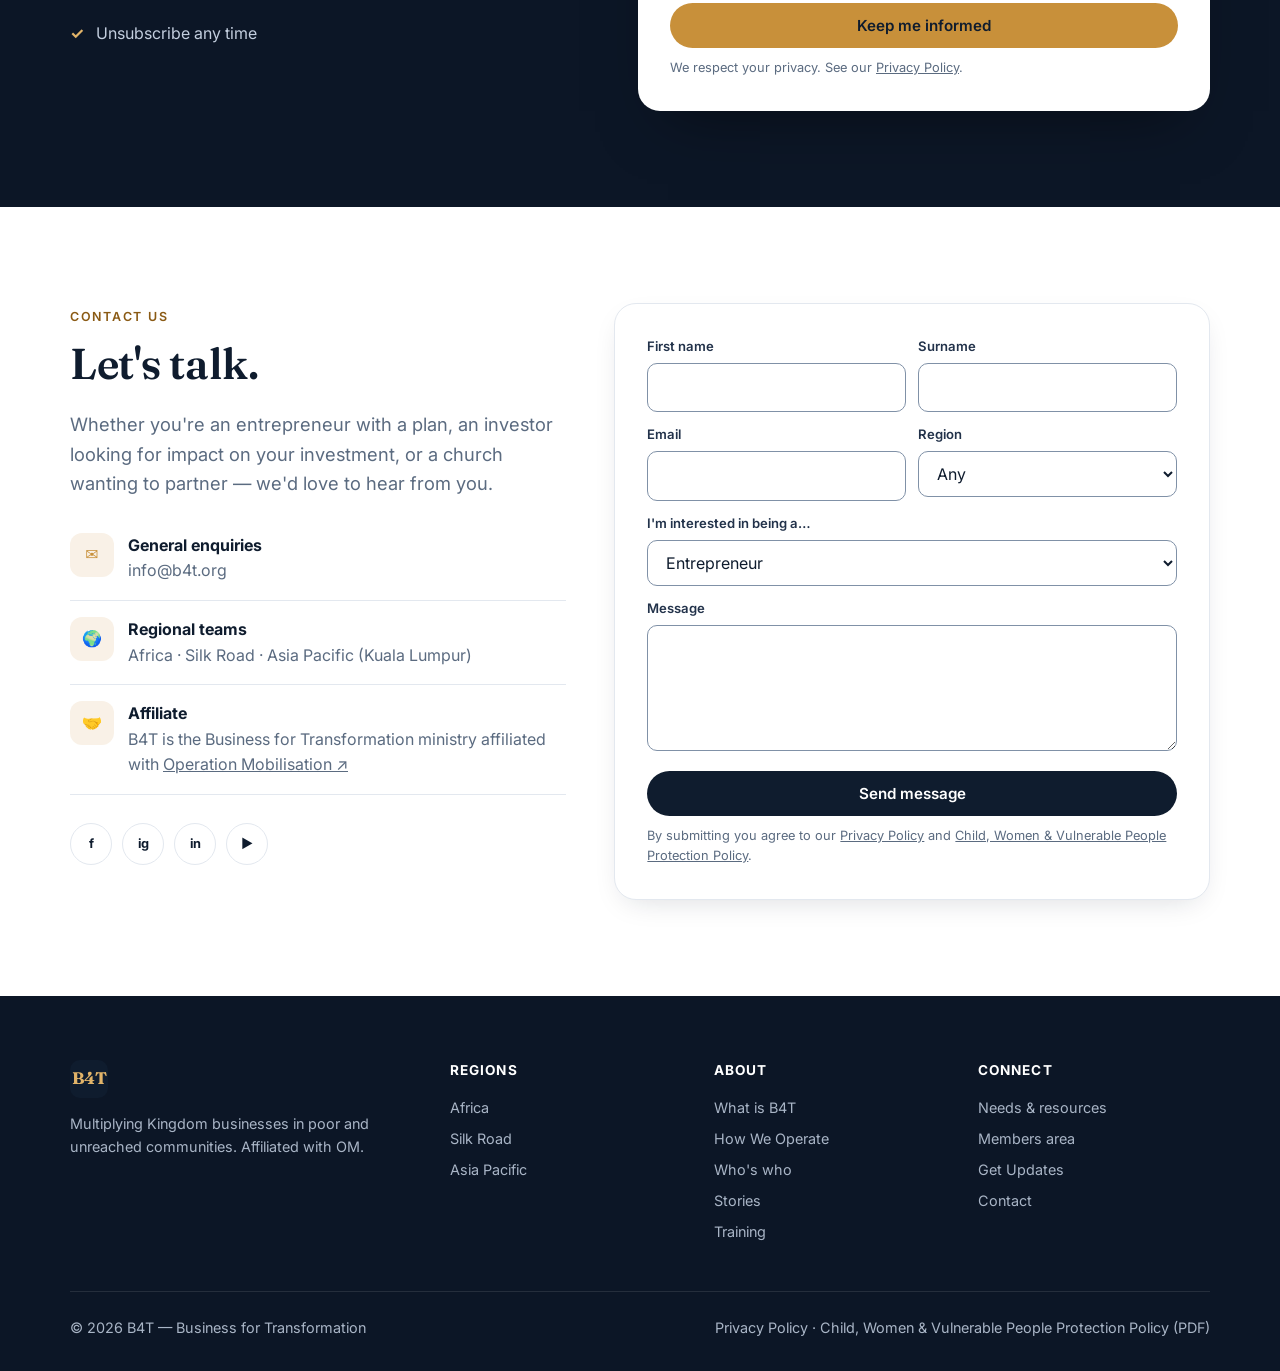
<file: members.html>
<!DOCTYPE html>
<html lang="en">
<head>
<meta charset="utf-8">
<meta name="viewport" content="width=device-width, initial-scale=1">
<title>Member Portal — B4T</title>
<meta name="robots" content="noindex">
<link rel="preconnect" href="https://fonts.googleapis.com">
<link rel="preconnect" href="https://fonts.gstatic.com" crossorigin>
<link href="https://fonts.googleapis.com/css2?family=Fraunces:opsz,wght@9..144,500;9..144,600&family=Inter:wght@400;500;600;700&display=swap" rel="stylesheet">
<link rel="stylesheet" href="styles.css">
<script>try{if(localStorage.getItem('b4t_member')!=='1'){location.replace('index.html#members')}}catch(e){location.replace('index.html#members')}</script>
<style>
.portal-grid{display:grid;grid-template-columns:240px 1fr;gap:32px;align-items:start}
.side{position:sticky;top:96px;background:#fff;border:1px solid var(--line);border-radius:var(--radius);padding:12px}
.side a{display:block;padding:10px 14px;border-radius:10px;text-decoration:none;font-weight:500;font-size:.93rem}
.side a:hover,.side a.active{background:var(--bg-soft)}
.panel{background:#fff;border:1px solid var(--line);border-radius:var(--radius);padding:28px;margin-bottom:20px}
.panel h3{display:flex;justify-content:space-between;align-items:center;gap:12px}
.row{display:flex;justify-content:space-between;gap:16px;padding:14px 0;border-bottom:1px solid var(--line);flex-wrap:wrap}
.row:last-child{border-bottom:0}
@media (max-width:860px){.portal-grid{grid-template-columns:1fr}.side{position:static;display:flex;overflow-x:auto}}
</style>
</head>
<body style="background:var(--bg-soft)">
<a class="skip-link" href="#main">Skip to main content</a>
<div class="proto-banner">Prototype member portal — all content below is placeholder.</div>
<header class="site-header">
  <div class="container nav">
    <a href="index.html" class="brand"><span class="brand-mark">B4T</span><span>Member Portal<small>Confidential — do not share</small></span></a>
    <div class="nav-actions">
      <a href="index.html" class="btn btn-ghost btn-sm">← Public site</a>
      <button class="btn btn-dark btn-sm" onclick="try{localStorage.removeItem('b4t_member')}catch(e){};location.href='index.html'">Sign out</button>
    </div>
  </div>
</header>
<main id="main" class="section" style="padding-top:48px">
  <div class="container">
    <span class="eyebrow">Welcome back</span>
    <h1 style="font-size:2.4rem">Member dashboard</h1>
    <p class="lead" style="margin-bottom:36px">Protected updates for approved B4T partners.</p>
    <div class="portal-grid">
      <nav class="side">
        <a href="#reports" class="active">Country reports</a>
        <a href="#pipeline">Investment pipeline</a>
        <a href="#prayer">Prayer needs</a>
        <a href="#resources">Training resources</a>
      </nav>
      <div>
        <section class="panel" id="reports">
          <h3>Country reports <span class="lock-badge">🔒 Confidential</span></h3>
          <div class="row"><div><b>Silk Road — quarterly update</b><div class="muted" style="font-size:.88rem">Region leader report</div></div><span class="pill silk">Silk Road</span></div>
          <div class="row"><div><b>Africa — new Developer onboarding</b><div class="muted" style="font-size:.88rem">Operations update</div></div><span class="pill africa">Africa</span></div>
          <div class="row"><div><b>Asia Pacific — agriculture cluster review</b><div class="muted" style="font-size:.88rem">Impact assessment</div></div><span class="pill asia">Asia Pacific</span></div>
        </section>
        <section class="panel" id="pipeline">
          <h3>Investment pipeline</h3>
          <div class="row"><div><b>Business A — food processing</b><div class="muted" style="font-size:.88rem">Due diligence in progress</div></div><span class="pill">$15k–$30k</span></div>
          <div class="row"><div><b>Business B — logistics</b><div class="muted" style="font-size:.88rem">Plan approved, seeking co-investor</div></div><span class="pill">$40k</span></div>
        </section>
        <section class="panel" id="prayer">
          <h3>Prayer needs</h3>
          <div class="row"><div>Wisdom for entrepreneurs navigating new regulations.</div><span class="muted" style="font-size:.85rem">Placeholder</span></div>
          <div class="row"><div>Protection and favour for teams in sensitive locations.</div><span class="muted" style="font-size:.85rem">Placeholder</span></div>
        </section>
        <section class="panel" id="resources">
          <h3>Training resources</h3>
          <div class="row"><div><b>Biblical Entrepreneurship curriculum</b></div><span class="btn btn-sm btn-ghost">Download</span></div>
          <div class="row"><div><b>Business plan template</b></div><span class="btn btn-sm btn-ghost">Download</span></div>
          <div class="row"><div><b>Developer handbook</b></div><span class="btn btn-sm btn-ghost">Download</span></div>
        </section>
      </div>
    </div>
  </div>
</main>
</body>
</html>
</file>
<file: styles.css>
:root{
  --ink:#0f1c2e; --ink-2:#22324a; --muted:#5b6b80; --line:#e3e8ef;
  --bg:#ffffff; --bg-soft:#f6f4ef; --bg-deep:#0c1626;
  --gold:#c8903a; --gold-2:#e2b469; --teal:#1f6f6b;
  --africa:#c4612f; --silk:#7a5aa6; --asia:#1f7a8c;
  --radius:16px; --shadow:0 10px 30px -12px rgba(15,28,46,.18);
  --max:1180px;
  font-family:"Inter",system-ui,-apple-system,Segoe UI,Roboto,sans-serif;
}
*{box-sizing:border-box}
html{scroll-behavior:smooth;scroll-padding-top:80px}
body{margin:0;color:var(--ink);background:var(--bg);line-height:1.6;font-size:16px;-webkit-font-smoothing:antialiased}
img{max-width:100%;display:block}
a{color:inherit}
h1,h2,h3,h4{font-family:"Fraunces",Georgia,serif;line-height:1.15;margin:0 0 .5em;letter-spacing:-.01em}
h1{font-size:clamp(2.4rem,5.5vw,4.2rem);font-weight:600}
h2{font-size:clamp(1.9rem,3.6vw,2.7rem);font-weight:600}
h3{font-size:1.3rem;font-weight:600}
p{margin:0 0 1em}
.container{max-width:var(--max);margin:0 auto;padding:0 20px}
.section{padding:96px 0}
.section.soft{background:var(--bg-soft)}
.section.dark{background:var(--bg-deep);color:#e8edf4}
.section.dark .muted{color:#a9b5c6}
.eyebrow{display:inline-block;font-size:.78rem;font-weight:600;letter-spacing:.14em;text-transform:uppercase;color:var(--gold);margin-bottom:12px}
.lead{font-size:1.15rem;color:var(--muted);max-width:680px}
.muted{color:var(--muted)}
.section-head{max-width:760px;margin-bottom:48px}
.section-head.center{margin-left:auto;margin-right:auto;text-align:center}
.section-head.center .lead{margin:0 auto}

/* Buttons */
.btn{display:inline-flex;align-items:center;gap:8px;padding:12px 22px;border-radius:999px;font-weight:600;font-size:.95rem;text-decoration:none;border:1.5px solid transparent;cursor:pointer;transition:.2s;font-family:inherit;background:none}
.btn-primary{background:var(--gold);color:#fff}
.btn-primary:hover{background:#b07c2e}
.btn-dark{background:var(--ink);color:#fff}
.btn-dark:hover{background:var(--ink-2)}
.btn-ghost{border-color:currentColor}
.btn-ghost:hover{background:rgba(255,255,255,.08)}
.btn-sm{padding:8px 14px;font-size:.85rem}

/* Header */
.site-header{position:sticky;top:0;z-index:50;background:rgba(255,255,255,.88);backdrop-filter:saturate(1.4) blur(12px);border-bottom:1px solid var(--line)}
.nav{display:flex;align-items:center;justify-content:space-between;height:72px;gap:16px}
.brand{display:flex;align-items:center;gap:10px;text-decoration:none;font-weight:700}
.brand-mark{width:38px;height:38px;border-radius:10px;background:var(--ink);color:var(--gold-2);display:grid;place-items:center;font-family:"Fraunces",serif;font-size:1.05rem}
.brand small{display:block;font-weight:500;font-size:.72rem;color:var(--muted);letter-spacing:.02em}
.nav-links{display:flex;gap:4px;list-style:none;margin:0;padding:0}
.nav-links a{white-space:nowrap;text-decoration:none;font-size:.92rem;font-weight:500;padding:8px 12px;border-radius:8px;color:var(--ink-2)}
.nav-links a:hover{background:var(--bg-soft)}
.nav-actions{display:flex;gap:8px;align-items:center}
.menu-btn{display:none;background:none;border:0;font-size:1.6rem;cursor:pointer;color:var(--ink)}
@media (max-width:1020px){
  .nav-links{display:none;position:absolute;top:72px;left:0;right:0;background:#fff;flex-direction:column;padding:12px 20px 20px;border-bottom:1px solid var(--line)}
  .nav-links.open{display:flex}
  .menu-btn{display:block}
  .nav-actions .btn-ghost{display:none}
}

/* Hero */
.hero{position:relative;background:var(--bg-deep);color:#fff;overflow:hidden;padding:110px 0 80px}
.hero::before{content:"";position:absolute;inset:0;background:
  radial-gradient(900px 500px at 85% 10%,rgba(200,144,58,.28),transparent 60%),
  radial-gradient(700px 500px at 0% 100%,rgba(31,111,107,.35),transparent 60%)}
.hero-grid-bg{position:absolute;inset:0;opacity:.07;background-image:linear-gradient(#fff 1px,transparent 1px),linear-gradient(90deg,#fff 1px,transparent 1px);background-size:56px 56px;mask-image:linear-gradient(to bottom,#000,transparent)}
.hero .container{position:relative}
.hero h1 em{font-style:italic;color:var(--gold-2)}
.hero .lead{color:#c3cede}
.hero-ctas{display:flex;gap:12px;flex-wrap:wrap;margin:28px 0 56px}
.region-buttons{display:grid;grid-template-columns:repeat(3,1fr);gap:16px}
.region-btn{position:relative;display:block;text-align:left;text-decoration:none;color:#fff;padding:26px;border-radius:var(--radius);border:1px solid rgba(255,255,255,.14);background:rgba(255,255,255,.05);transition:.25s;cursor:pointer;font:inherit;overflow:hidden}
.region-btn:hover{transform:translateY(-4px);background:rgba(255,255,255,.09);border-color:rgba(255,255,255,.3)}
.region-btn .dot{width:12px;height:12px;border-radius:50%;margin-bottom:18px}
.region-btn h3{font-size:1.5rem;margin-bottom:4px;color:#fff}
.region-btn p{margin:0;color:#b4c0d1;font-size:.92rem}
.region-btn .arrow{position:absolute;right:22px;top:24px;font-size:1.3rem;opacity:.6;transition:.25s}
.region-btn:hover .arrow{opacity:1;transform:translateX(4px)}
.region-btn.africa .dot{background:var(--africa)}
.region-btn.silk .dot{background:var(--silk)}
.region-btn.asia .dot{background:var(--asia)}
.stats{display:grid;grid-template-columns:repeat(4,1fr);gap:24px;margin-top:56px;padding-top:36px;border-top:1px solid rgba(255,255,255,.12)}
.stat b{display:block;font-family:"Fraunces",serif;font-size:2.1rem;color:var(--gold-2);font-weight:600;line-height:1.1}
.stat span{font-size:.88rem;color:#a9b5c6}
@media (max-width:820px){.region-buttons{grid-template-columns:1fr}.stats{grid-template-columns:repeat(2,1fr)}}

/* Regions tabs */
.tabs{display:flex;gap:8px;flex-wrap:wrap;margin-bottom:28px}
.tab{padding:10px 18px;border-radius:999px;border:1.5px solid var(--line);background:#fff;font:600 .92rem "Inter",sans-serif;cursor:pointer;color:var(--ink-2)}
.tab[aria-selected="true"]{background:var(--ink);border-color:var(--ink);color:#fff}
.region-panel{display:grid;grid-template-columns:1.2fr 1fr;gap:28px;background:#fff;border:1px solid var(--line);border-radius:22px;padding:36px;box-shadow:var(--shadow)}
.region-panel[hidden]{display:none}
.region-panel .tag{display:inline-block;font-size:.75rem;font-weight:600;padding:4px 10px;border-radius:999px;color:#fff;margin-bottom:14px}
.chips{display:flex;flex-wrap:wrap;gap:8px;margin:14px 0 22px}
.chip{font-size:.85rem;padding:6px 12px;border-radius:999px;background:var(--bg-soft);border:1px solid var(--line)}
.leader-card{align-self:start;background:var(--bg-soft);border-radius:var(--radius);padding:24px}
.leader{display:flex;gap:14px;align-items:center;margin-bottom:14px}
.avatar{width:56px;height:56px;border-radius:50%;display:grid;place-items:center;font-family:"Fraunces",serif;font-weight:600;color:#fff;font-size:1.2rem;flex-shrink:0}
.region-focus{list-style:none;padding:0;margin:0 0 22px}
.region-focus li{padding:8px 0 8px 28px;position:relative;border-bottom:1px dashed var(--line)}
.region-focus li::before{content:"";position:absolute;left:4px;top:15px;width:10px;height:10px;border-radius:3px;background:var(--gold)}
@media (max-width:820px){.region-panel{grid-template-columns:1fr;padding:24px}}

/* About */
.about-grid{display:grid;grid-template-columns:1fr 1fr;gap:48px;align-items:start}
.vm-card{border-radius:var(--radius);padding:28px;background:#fff;border:1px solid var(--line);margin-bottom:16px}
.vm-card h4{font-family:"Inter",sans-serif;font-size:.78rem;letter-spacing:.14em;text-transform:uppercase;color:var(--gold);margin-bottom:8px}
.vm-card p{font-family:"Fraunces",serif;font-size:1.3rem;line-height:1.4;margin:0}
.vm-card cite{display:block;font-size:.85rem;color:var(--muted);margin-top:8px;font-style:normal}
.timeline{position:relative;padding-left:28px;margin:0;list-style:none}
.timeline::before{content:"";position:absolute;left:7px;top:6px;bottom:6px;width:2px;background:var(--line)}
.timeline li{position:relative;padding-bottom:26px}
.timeline li::before{content:"";position:absolute;left:-27px;top:5px;width:14px;height:14px;border-radius:50%;background:#fff;border:3px solid var(--gold)}
.timeline b{display:block;font-family:"Fraunces",serif;font-size:1.15rem}
.grid-3{display:grid;grid-template-columns:repeat(3,1fr);gap:20px}
.grid-4{display:grid;grid-template-columns:repeat(4,1fr);gap:20px}
.card{background:#fff;border:1px solid var(--line);border-radius:var(--radius);padding:26px;transition:.2s}
.card:hover{box-shadow:var(--shadow)}
.icon{width:44px;height:44px;border-radius:12px;display:grid;place-items:center;background:rgba(200,143,58,.12);color:var(--gold);margin-bottom:16px}
.icon svg{width:22px;height:22px}
.subhead{margin:64px 0 24px;font-size:1.6rem}
@media (max-width:960px){.about-grid{grid-template-columns:1fr}.grid-4{grid-template-columns:repeat(2,1fr)}.grid-3{grid-template-columns:1fr}}
@media (max-width:560px){.grid-4{grid-template-columns:1fr}}

/* Team */
.team-card{text-align:left}
.team-card .avatar{width:72px;height:72px;font-size:1.5rem;margin-bottom:16px}
.team-card .role{font-size:.85rem;font-weight:600;color:var(--teal);margin-bottom:10px}

/* Roles */
.role-card{display:flex;flex-direction:column}
.role-card p{flex:1}
.role-card a{font-weight:600;color:var(--teal);text-decoration:none}

/* Connect platform */
.connect-bar{display:flex;gap:12px;flex-wrap:wrap;align-items:center;justify-content:space-between;margin-bottom:24px}
.filters{display:flex;gap:10px;flex-wrap:wrap}
select,input,textarea{font:inherit;padding:11px 14px;border-radius:10px;border:1.5px solid var(--line);background:#fff;color:var(--ink);width:100%}
select:focus,input:focus,textarea:focus{outline:none;border-color:var(--gold)}
.filters select{width:auto;min-width:150px}
.connect-cols{display:grid;grid-template-columns:1fr 1fr;gap:24px}
.col-head{display:flex;align-items:center;justify-content:space-between;margin-bottom:14px}
.col-head h3{margin:0}
.count{font-size:.8rem;background:var(--ink);color:#fff;border-radius:999px;padding:2px 10px}
.list{display:flex;flex-direction:column;gap:12px}
.item{background:#fff;border:1px solid var(--line);border-radius:14px;padding:18px 20px;position:relative}
.item h4{font-family:"Inter",sans-serif;font-size:1rem;margin:0 0 6px}
.item p{font-size:.9rem;color:var(--muted);margin:0 0 10px}
.item-meta{display:flex;gap:8px;flex-wrap:wrap;align-items:center}
.pill{font-size:.75rem;font-weight:600;padding:3px 10px;border-radius:999px;background:var(--bg-soft);border:1px solid var(--line)}
.pill.africa{background:#fbeee7;border-color:#f1d2c2;color:var(--africa)}
.pill.silk{background:#f1ecf7;border-color:#dccff0;color:var(--silk)}
.pill.asia{background:#e6f3f5;border-color:#c5e2e8;color:var(--asia)}
.item.locked .blur{filter:blur(5px);user-select:none}
.lock-badge{display:inline-flex;align-items:center;gap:6px;font-size:.75rem;font-weight:600;color:#8a5a12;background:#fbf1df;border:1px solid #f0d9ae;padding:3px 10px;border-radius:999px}
.item .match{position:absolute;top:16px;right:16px}
.empty{padding:24px;text-align:center;color:var(--muted);border:1.5px dashed var(--line);border-radius:14px}
@media (max-width:860px){.connect-cols{grid-template-columns:1fr}}

/* Training */
.training-table{width:100%;border-collapse:separate;border-spacing:0;background:#fff;border:1px solid var(--line);border-radius:var(--radius);overflow:hidden}
.training-table th,.training-table td{padding:16px 18px;text-align:left;border-bottom:1px solid var(--line);font-size:.93rem;vertical-align:middle}
.training-table th{background:var(--bg-soft);font-size:.78rem;letter-spacing:.08em;text-transform:uppercase;color:var(--muted)}
.training-table tr:last-child td{border-bottom:0}
.date-box{display:flex;flex-direction:column;align-items:center;justify-content:center;width:58px;height:58px;border-radius:12px;background:var(--ink);color:#fff;line-height:1}
.date-box b{font-family:"Fraunces",serif;font-size:1.35rem}
.date-box span{font-size:.68rem;letter-spacing:.1em;text-transform:uppercase;color:var(--gold-2);margin-top:3px}
.seats{font-size:.82rem;color:var(--muted)}
.sample-note{display:inline-flex;gap:8px;align-items:center;font-size:.82rem;color:#8a5a12;background:#fbf1df;border:1px solid #f0d9ae;padding:6px 12px;border-radius:10px;margin-bottom:18px}
@media (max-width:820px){
  .training-table thead{display:none}
  .training-table,.training-table tbody,.training-table tr,.training-table td{display:block;width:100%}
  .training-table tr{padding:14px 4px;border-bottom:1px solid var(--line)}
  .training-table td{border:0;padding:6px 14px}
}

/* Stories */
.story{display:flex;flex-direction:column;border-radius:var(--radius);overflow:hidden;background:#fff;border:1px solid var(--line)}
.story-visual{height:150px;position:relative;display:flex;align-items:flex-end;padding:18px;color:#fff}
.story-visual .pill{background:rgba(255,255,255,.18);border-color:rgba(255,255,255,.3);color:#fff}
.story-body{padding:22px 24px 26px;flex:1;display:flex;flex-direction:column}
.story-body p{flex:1;color:var(--muted);font-size:.95rem}
.story-body a{font-weight:600;color:var(--teal);text-decoration:none}
.quote-band{margin-top:56px;padding:44px;border-radius:22px;background:var(--ink);color:#fff;display:grid;grid-template-columns:auto 1fr;gap:28px;align-items:center}
.quote-band blockquote{margin:0;font-family:"Fraunces",serif;font-size:1.45rem;line-height:1.45}
.quote-band .qmark{font-family:"Fraunces",serif;font-size:5rem;line-height:.6;color:var(--gold-2)}
@media (max-width:700px){.quote-band{grid-template-columns:1fr;padding:28px}}

/* Subscribe */
.subscribe{display:grid;grid-template-columns:1fr 1.1fr;gap:48px;align-items:center}
.form-card{background:#fff;color:var(--ink);border-radius:22px;padding:32px;box-shadow:0 30px 60px -30px rgba(0,0,0,.5)}
.form-row{display:grid;grid-template-columns:1fr 1fr;gap:12px;margin-bottom:12px}
.form-field{margin-bottom:12px}
label{display:block;font-size:.82rem;font-weight:600;margin-bottom:6px;color:var(--ink-2)}
.check-group{display:flex;flex-wrap:wrap;gap:8px;margin-bottom:14px}
.check-group label{display:inline-flex;gap:8px;align-items:center;font-weight:500;font-size:.88rem;padding:8px 12px;border:1.5px solid var(--line);border-radius:999px;cursor:pointer;margin:0}
.check-group input{width:auto;accent-color:var(--gold)}
.check-group label:has(input:checked){border-color:var(--gold);background:#fbf4e8}
.fine{font-size:.8rem;color:var(--muted);margin:10px 0 0}
.benefits{list-style:none;padding:0;margin:24px 0 0}
.benefits li{display:flex;gap:12px;padding:10px 0;color:#c3cede}
.benefits li::before{content:"✓";color:var(--gold-2);font-weight:700}
@media (max-width:900px){.subscribe{grid-template-columns:1fr}.form-row{grid-template-columns:1fr}}

/* Members */
.members-grid{display:grid;grid-template-columns:1fr 1fr;gap:48px;align-items:center}
.locked-list{display:grid;gap:12px}
.locked-item{display:flex;gap:14px;align-items:flex-start;padding:18px;border-radius:14px;background:#fff;border:1px solid var(--line)}
.locked-item .icon{margin:0;flex-shrink:0}
.locked-item h4{font-family:"Inter",sans-serif;font-size:1rem;margin:0 0 4px}
.locked-item p{margin:0;font-size:.88rem;color:var(--muted)}
@media (max-width:900px){.members-grid{grid-template-columns:1fr}}

/* Contact */
.contact-grid{display:grid;grid-template-columns:1fr 1.2fr;gap:48px}
.contact-list{list-style:none;padding:0;margin:0 0 28px}
.contact-list li{display:flex;gap:14px;padding:16px 0;border-bottom:1px solid var(--line)}
.contact-list .icon{margin:0;flex-shrink:0}
.socials{display:flex;gap:10px}
.socials a{width:42px;height:42px;border-radius:50%;display:grid;place-items:center;border:1.5px solid var(--line);text-decoration:none;font-weight:700;font-size:.8rem}
.socials a:hover{border-color:var(--gold);color:var(--gold)}
@media (max-width:900px){.contact-grid{grid-template-columns:1fr}}

/* Footer */
.site-footer{background:var(--bg-deep);color:#a9b5c6;padding:64px 0 32px;font-size:.9rem}
.footer-grid{display:grid;grid-template-columns:1.5fr 1fr 1fr 1fr;gap:32px;margin-bottom:40px}
.site-footer h5{color:#fff;font-size:.85rem;letter-spacing:.08em;text-transform:uppercase;margin:0 0 14px}
.site-footer ul{list-style:none;padding:0;margin:0}
.site-footer li{margin-bottom:8px}
.site-footer a{text-decoration:none}
.site-footer a:hover{color:#fff}
.footer-bottom{border-top:1px solid rgba(255,255,255,.1);padding-top:24px;display:flex;justify-content:space-between;flex-wrap:wrap;gap:12px}
@media (max-width:820px){.footer-grid{grid-template-columns:1fr 1fr}}

/* Modal + toast + prompt */
.modal{position:fixed;inset:0;background:rgba(12,22,38,.6);backdrop-filter:blur(4px);display:none;align-items:center;justify-content:center;z-index:100;padding:16px}
.modal.open{display:flex}
.modal-box{background:#fff;border-radius:22px;max-width:460px;width:100%;padding:32px;position:relative;max-height:90vh;overflow:auto}
.modal-close{position:absolute;top:14px;right:14px;background:var(--bg-soft);border:0;width:36px;height:36px;border-radius:50%;cursor:pointer;font-size:1.1rem}
.toast{position:fixed;bottom:24px;left:50%;transform:translateX(-50%) translateY(120px);background:var(--ink);color:#fff;padding:14px 20px;border-radius:12px;font-size:.92rem;z-index:120;transition:.3s;max-width:calc(100% - 32px)}
.toast.show{transform:translateX(-50%) translateY(0)}
.update-prompt{position:fixed;right:20px;bottom:20px;max-width:340px;background:#fff;border:1px solid var(--line);border-radius:18px;padding:22px;box-shadow:0 20px 50px -20px rgba(15,28,46,.4);z-index:90;transform:translateY(140%);transition:.4s}
.update-prompt.show{transform:translateY(0)}
.update-prompt h4{font-family:"Inter",sans-serif;font-size:1rem;margin:0 0 6px}
.update-prompt p{font-size:.88rem;color:var(--muted);margin:0 0 14px}
.update-prompt .x{position:absolute;top:10px;right:12px;background:none;border:0;font-size:1.1rem;cursor:pointer;color:var(--muted)}
@media (max-width:520px){.update-prompt{left:16px;right:16px;max-width:none}}
.member-only-hidden{display:none}
body.is-member .member-only-hidden{display:block}
body.is-member .guest-only{display:none}
.proto-banner{background:var(--gold);color:#fff;text-align:center;font-size:.82rem;padding:7px 16px;font-weight:500}
.proto-banner a{color:#fff}
.toast{visibility:hidden}
.toast.show{visibility:visible}
.stats{grid-template-columns:repeat(5,1fr)}
@media (max-width:820px){.stats{grid-template-columns:repeat(2,1fr)}}
.text-link{font-weight:600;color:var(--teal);text-decoration:none}
.text-link:hover{text-decoration:underline}
.diff-grid .num{display:inline-grid;place-items:center;width:32px;height:32px;border-radius:50%;background:var(--ink);color:var(--gold-2);font-family:"Fraunces",serif;font-weight:600;margin-bottom:14px}
.quote-grid{display:grid;grid-template-columns:repeat(4,1fr);gap:20px}
.quote-card{margin:0;background:var(--ink);color:#fff;border-radius:var(--radius);padding:26px;display:flex;flex-direction:column}
.quote-card .qmark{font-family:"Fraunces",serif;font-size:3.4rem;line-height:.7;color:var(--gold-2)}
.quote-card blockquote{margin:10px 0 18px;font-family:"Fraunces",serif;font-size:1.1rem;line-height:1.45;flex:1}
.quote-card figcaption b{display:block}
.quote-card figcaption span{font-size:.85rem;color:#a9b5c6}
@media (max-width:1000px){.quote-grid{grid-template-columns:repeat(2,1fr)}}
@media (max-width:560px){.quote-grid{grid-template-columns:1fr}}
.page-hero{background:var(--bg-deep);color:#fff;padding:80px 0 64px;position:relative;overflow:hidden}
.page-hero::before{content:"";position:absolute;inset:0;background:radial-gradient(800px 400px at 90% 0%,rgba(200,144,58,.25),transparent 60%)}
.page-hero .container{position:relative}
.page-hero .lead{color:#c3cede}
.crumbs{font-size:.85rem;color:#a9b5c6;margin-bottom:18px}
.crumbs a{color:#c3cede}
.subnav{position:sticky;top:72px;z-index:40;background:#fff;border-bottom:1px solid var(--line)}
.subnav .container{display:flex;gap:6px;overflow-x:auto;padding-top:10px;padding-bottom:10px}
.subnav a{white-space:nowrap;text-decoration:none;font-weight:600;font-size:.9rem;padding:8px 14px;border-radius:999px;color:var(--ink-2)}
.subnav a:hover{background:var(--bg-soft)}
.role-detail{display:grid;grid-template-columns:1fr 1fr;gap:48px;align-items:start}
.checklist{list-style:none;padding:0;margin:0}
.checklist li{padding:10px 0 10px 32px;position:relative;border-bottom:1px solid var(--line)}
.checklist li::before{content:"✓";position:absolute;left:4px;top:9px;color:var(--gold);font-weight:700}
.steps{list-style:none;padding:0;margin:0;counter-reset:s}
.steps li{counter-increment:s;position:relative;padding:14px 0 14px 56px;border-bottom:1px solid var(--line)}
.steps li::before{content:counter(s);position:absolute;left:0;top:12px;width:38px;height:38px;border-radius:50%;background:var(--ink);color:var(--gold-2);display:grid;place-items:center;font-family:"Fraunces",serif;font-weight:600}
.steps b{display:block}
.hhh{display:grid;grid-template-columns:repeat(3,1fr);gap:16px;margin:20px 0}
.hhh div{background:#fff;border:1px solid var(--line);border-radius:14px;padding:18px;text-align:center}
.hhh b{display:block;font-family:"Fraunces",serif;font-size:1.4rem}
.note{font-size:.88rem;color:var(--muted);background:var(--bg-soft);border-left:3px solid var(--gold);padding:12px 16px;border-radius:0 10px 10px 0;margin-top:18px}
.pull{font-family:"Fraunces",serif;font-size:1.35rem;line-height:1.45;border-left:3px solid var(--gold);padding-left:20px;margin:24px 0}
@media (max-width:900px){.role-detail{grid-template-columns:1fr}.hhh{grid-template-columns:1fr}}
@media (max-width:560px){
  .brand small{display:none}
  .brand>span:last-child{font-size:.9rem;line-height:1.2;max-width:150px}
  .nav-actions .btn-primary{display:none}
  .proto-banner{font-size:.75rem}
  .section{padding:72px 0}
  .hero{padding:72px 0 56px}
}

/* --- Accessibility floor (review round 2) --- */
:root{--gold-ink:#8a5a14}
/* Gold text on light backgrounds failed AA (2.5-2.8:1); darker gold is 5.4-5.9:1. Dark sections keep the bright gold. */
.eyebrow,.vm-card h4,.socials a:hover{color:var(--gold-ink)}
.hero .eyebrow,.page-hero .eyebrow,.section.dark .eyebrow,.site-footer .eyebrow{color:var(--gold)}
.checklist li::before{color:var(--gold-ink)}
/* White on gold was 2.8:1; ink on gold is 6.1:1 */
.btn-primary,.proto-banner{color:var(--ink)}
/* Visible keyboard focus on light and dark backgrounds */
:focus-visible{outline:2px solid #fff;outline-offset:2px;box-shadow:0 0 0 2px var(--ink)}
select:focus-visible,input:focus-visible,textarea:focus-visible{outline:2px solid #fff;outline-offset:2px;box-shadow:0 0 0 2px var(--ink);border-color:var(--ink)}
/* Form field borders: 3.2:1 against white */
select,input,textarea{border-color:#8091a7}
.skip-link{position:absolute;left:12px;top:-60px;z-index:100;background:var(--ink);color:#fff;padding:10px 16px;border-radius:8px;font-weight:600;text-decoration:none}
.skip-link:focus{top:12px}
@media (prefers-reduced-motion:reduce){
  html{scroll-behavior:auto}
  *,*::before,*::after{transition-duration:.01ms!important;animation-duration:.01ms!important;animation-iteration-count:1!important}
}

/* Hero tagline sits just under the headline */
.hero h1{margin-bottom:.25em}
.hero .hero-tagline{display:block;margin-bottom:24px}

/* Nav buttons stay on one line and aligned */
.nav-actions .btn{white-space:nowrap}
</file>
